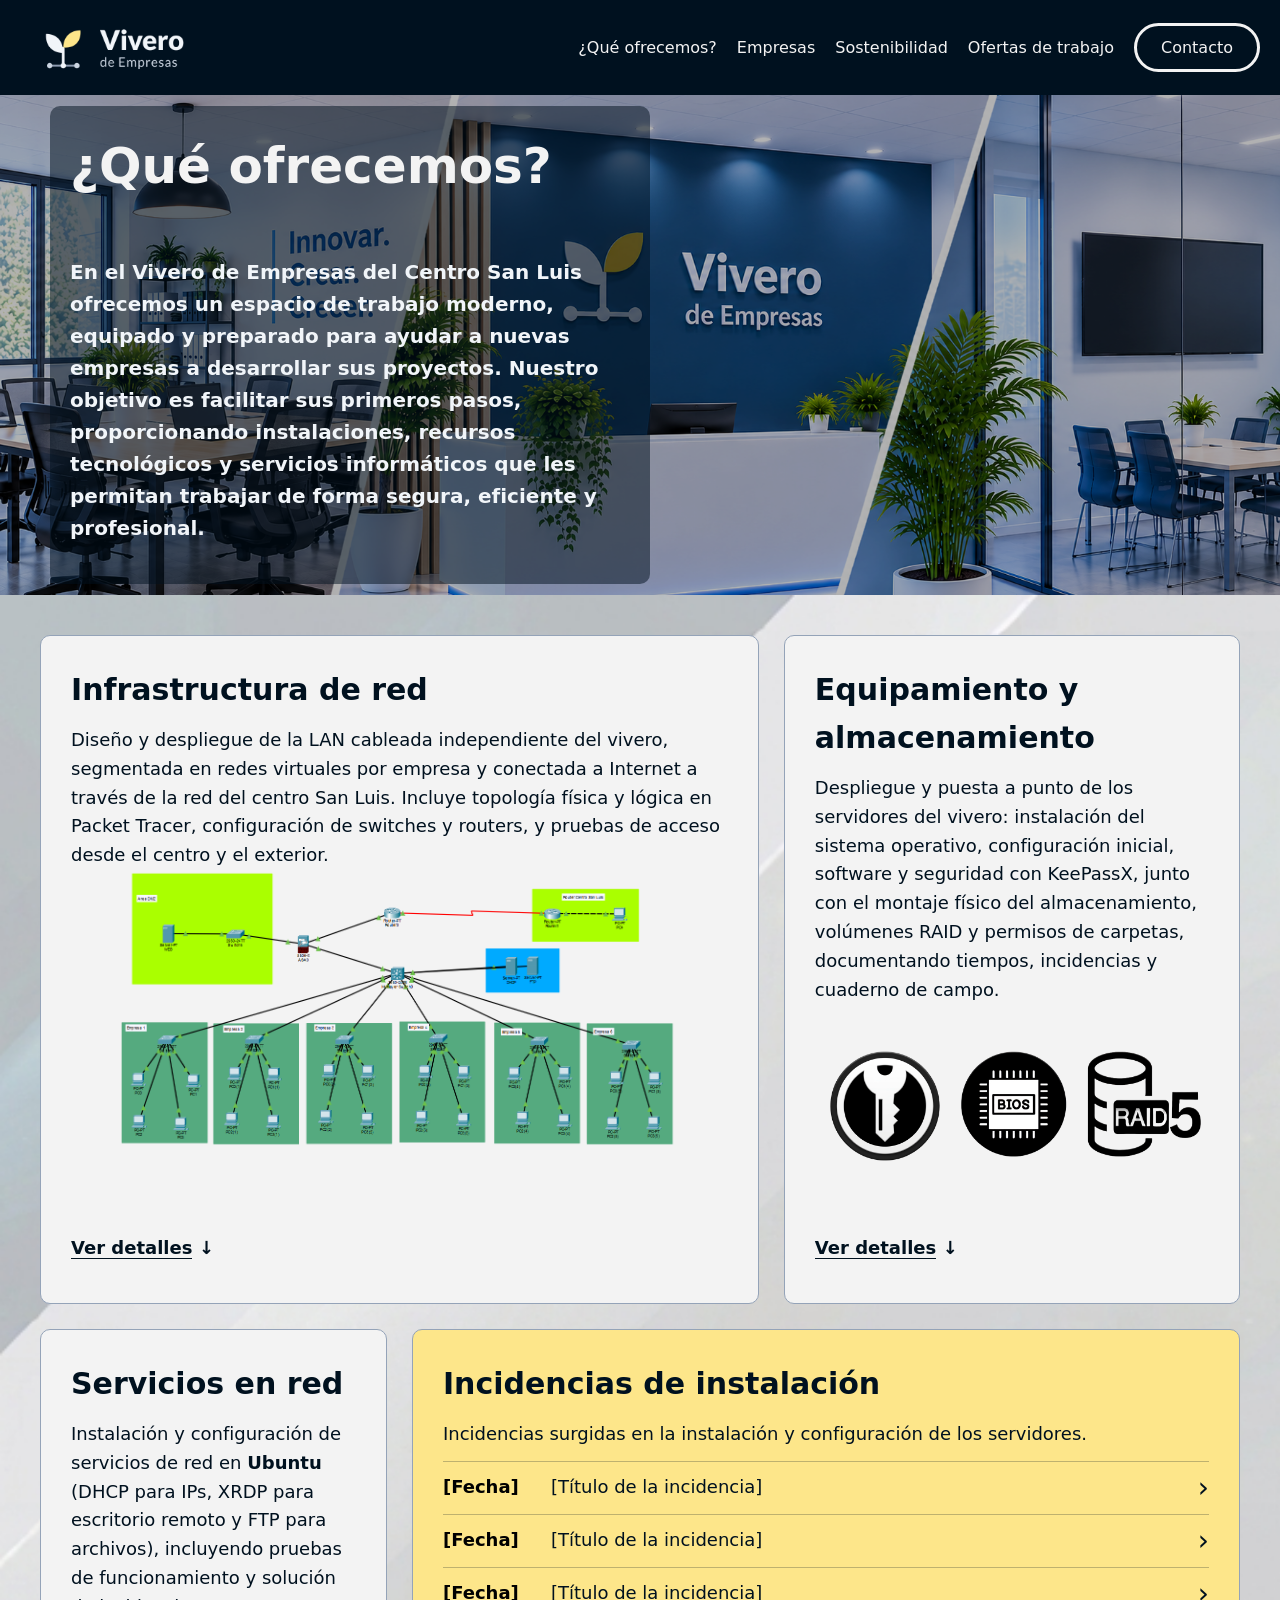
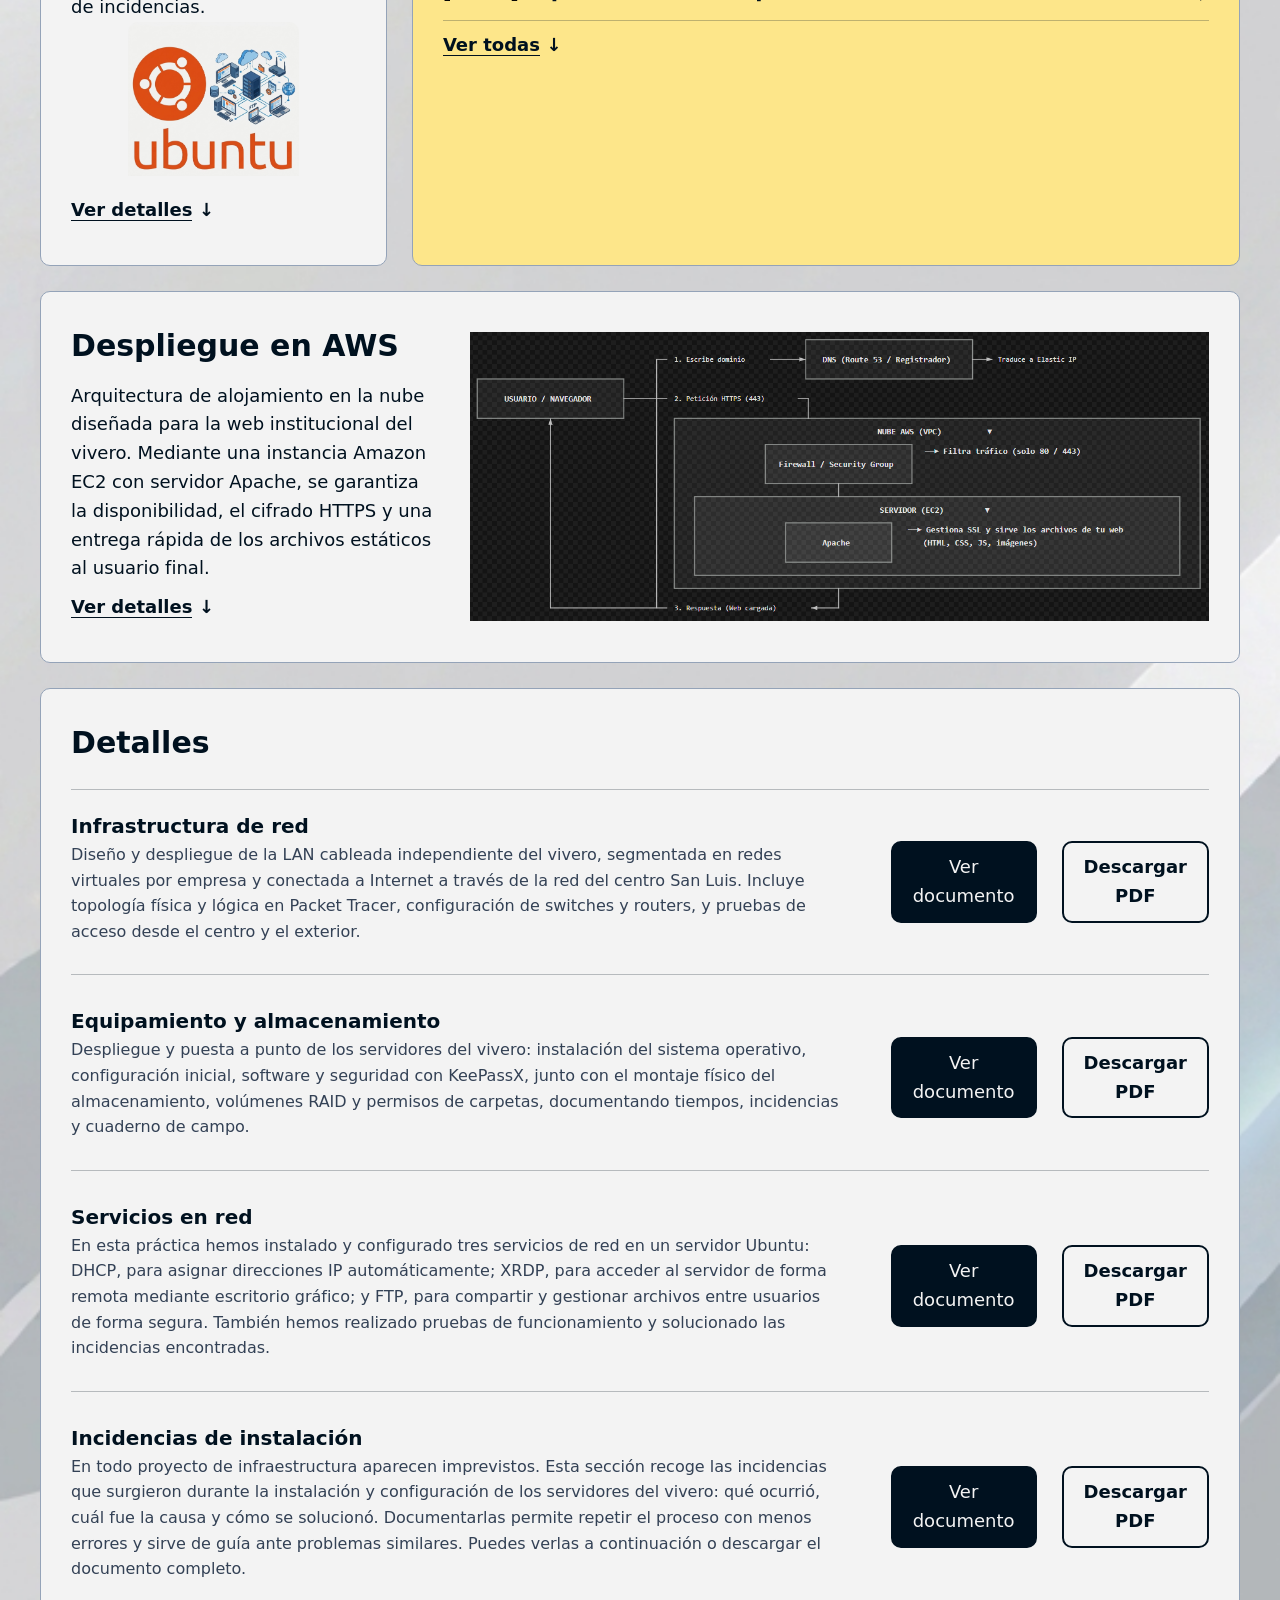
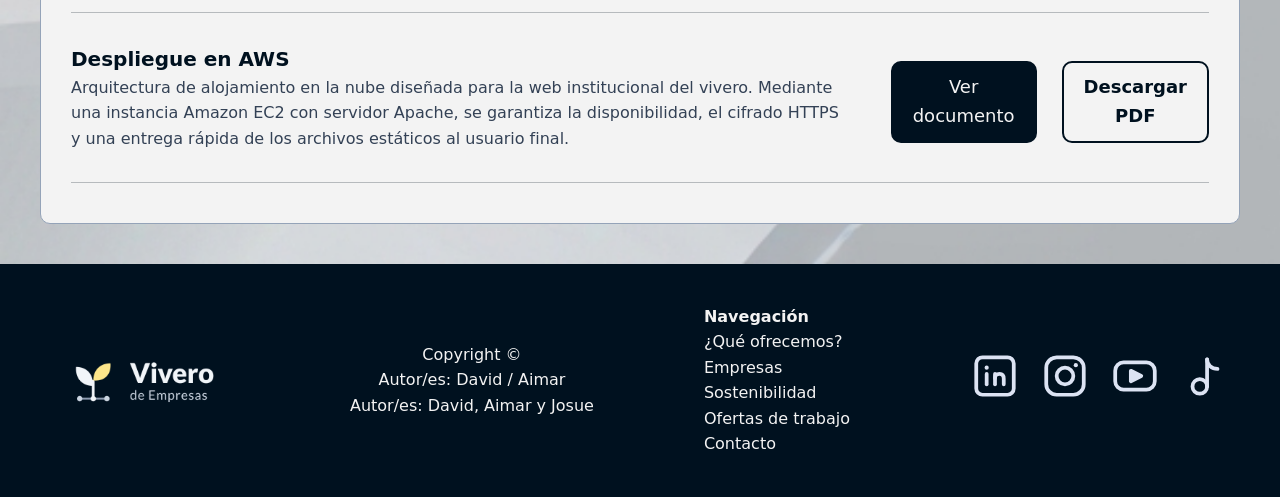
<file: index.html>
<!DOCTYPE html>
<html lang="es">

<head>
    <meta charset="UTF-8">
    <title>Vivero</title>
    <link rel="stylesheet" href="Styles/style.css">
</head>

<body>
    <header>
        <div>
            <img src="img/logo-vivero-transparente.png" alt="Logo del Vivero">
            <nav>
                <ul>
                    <li><a href="#">¿Qué ofrecemos?</a></li>
                    <li><a href="Empresas/index.html">Empresas</a></li>
                    <li><a href="Sostenibilidad/index.html">Sostenibilidad</a></li>
                    <li><a href="Ofertas de Trabajo/index.html">Ofertas de trabajo</a></li>
                    <li><a href="Contacto/index.html" class="contacto">Contacto</a></li>
                </ul>
            </nav>
        </div>
    </header>
    <div class="banner">
        <div class="banner-texto">
            <h1>¿Qué ofrecemos?</h1>
            <p>En el Vivero de Empresas del Centro San Luis ofrecemos un espacio de trabajo moderno, equipado y
                preparado para ayudar a nuevas empresas a desarrollar sus proyectos. Nuestro objetivo es facilitar sus
                primeros pasos, proporcionando instalaciones, recursos tecnológicos y servicios informáticos que les
                permitan trabajar de forma segura, eficiente y profesional.</p>
        </div>

    </div>
    <main>
        <article>
            <section class="red">
                <div>
                    <h2>Infrastructura de red</h2>
                    <p>Diseño y despliegue de la LAN cableada independiente del vivero, segmentada en redes virtuales
                        por empresa y conectada a Internet a través de la red del centro San Luis. Incluye topología
                        física y lógica en Packet Tracer, configuración de switches y routers, y pruebas de acceso desde
                        el centro y el exterior.</p>
                    <label class="zoom-contenedor">
                        <input type="checkbox">
                        <img src="img/Packet Tracer.png" alt="Imagen de infraestructura de red">
                    </label>
                </div>
                <ul>
                    <li><a href="#detalles" class="detalles"><b><span class>Ver detalles</span> ↓</b></a></li>
                </ul>
            </section>

            <section class="equipamiento">
                <div>
                    <h2>Equipamiento y almacenamiento</h2>
                    <p>Despliegue y puesta a punto de los servidores del vivero: instalación del sistema operativo,
                        configuración inicial, software y seguridad con KeePassX, junto con el montaje físico del
                        almacenamiento, volúmenes RAID y permisos de carpetas, documentando tiempos, incidencias y
                        cuaderno de campo.</p>
                    <img src="img/EquipamientoAlmacenamiento.png" alt="Imagen de equipamiento y almacenamiento">
                    <ul>
                        <li><a href="#detalles" class="detalles"><b><span class>Ver detalles</span> ↓</b></a></li>
                    </ul>
                </div>
            </section>

            <section class="servicios">
                <div>
                    <h2>Servicios en red</h2>
                    <p>Instalación y configuración de servicios de red en <b>Ubuntu</b> (DHCP para IPs, XRDP para
                        escritorio remoto y FTP para archivos), incluyendo pruebas de funcionamiento y solución de
                        incidencias.</p>
                    <img src="img/UbuntuLogo.png" alt="Imagen de servicios en red">
                    <ul>
                        <li><a href="#detalles" class="detalles"><b><span class>Ver detalles</span> ↓</b></a></li>
                    </ul>
                </div>
            </section>

            <section class="incidencias">
                <div>
                    <h2>Incidencias de instalación</h2>
                    <p>Incidencias surgidas en la instalación y configuración de los servidores.</p>
                    <ul class="incidencias-lista">
                        <li>
                            <span class="fecha"><b>[Fecha]</b></span>
                            <a href="#">
                                [Título de la incidencia]
                                <span class="flecha">›</span>
                            </a>
                        </li>
                        <li>
                            <span class="fecha"><b>[Fecha]</b></span>
                            <a href="#">
                                [Título de la incidencia]
                                <span class="flecha">›</span>
                            </a>
                        </li>
                        <li>
                            <span class="fecha"><b>[Fecha]</b></span>
                            <a href="#">
                                [Título de la incidencia]
                                <span class="flecha">›</span>
                            </a>
                        </li>
                    </ul>
                </div>
                <ul>
                    <li><a href="#detalles" class="detalles"><b><span>Ver todas</span> ↓</b></a></li>
                </ul>
            </section>

            <section class="AWS">
                <div>
                    <h2>Despliegue en AWS</h2>
                    <p>Arquitectura de alojamiento en la nube diseñada para la web institucional del vivero. Mediante
                        una instancia Amazon EC2 con servidor Apache, se garantiza la
                        disponibilidad, el cifrado HTTPS y una entrega rápida de los archivos estáticos al usuario
                        final.</p>
                    <ul>
                        <li><a href="#detalles" class="detalles"><b><span>Ver detalles</span> ↓</b></a></li>
                    </ul>
                </div>
                <img src="img/diagrama.png" alt="Imagen de despliege en AWS">
            </section>

            <section id="detalles">
                <h2>Detalles</h2>
                <ul>
                    <li class="barra">
                        <div>
                            <b>Infrastructura de red</b>
                            <p>Diseño y despliegue de la LAN cableada independiente del vivero, segmentada en redes virtuales por empresa y conectada a Internet a través de la red del centro San Luis. Incluye topología física y lógica en Packet Tracer, configuración de switches y routers, y pruebas de acceso desde el centro y el exterior.</p>
                        </div>
                        <a class="ver-documento" href="PDFs/P2.pdf" target="_blank">Ver documento</a>
                        <a class="descargar-pdf" href="PDFs/P2.pdf" download="P2.pdf">Descargar PDF</a>
                    </li>
                    <li>
                        <div>
                            <b>Equipamiento y almacenamiento</b>
                            <p>Despliegue y puesta a punto de los servidores del vivero: instalación del sistema operativo, configuración inicial, software y seguridad con KeePassX, junto con el montaje físico del almacenamiento, volúmenes RAID y permisos de carpetas, documentando tiempos, incidencias y cuaderno de campo.</p>
                        </div>
                        <a class="ver-documento" href="PDFs/P3_P4.pdf">Ver documento</a>
                        <a class="descargar-pdf" href="#">Descargar PDF</a>
                    </li>
                    <li>
                        <div>
                            <b>Servicios en red</b>
                            <p>En esta práctica hemos instalado y configurado tres servicios de red en un servidor
                                Ubuntu: DHCP, para asignar direcciones IP automáticamente; XRDP, para acceder al
                                servidor de forma remota mediante escritorio gráfico; y FTP, para compartir y gestionar
                                archivos entre usuarios de forma segura. También hemos realizado pruebas de
                                funcionamiento y solucionado las incidencias encontradas.</p>
                        </div>
                        <a class="ver-documento" href="PDFs/P5.pdf" target="_blank">Ver documento</a>
                        <a class="descargar-pdf" href="PDFs/P5.pdf" download="P5.pdf">Descargar PDF</a>
                    </li>
                    <li>
                        <div>
                            <b>Incidencias de instalación</b>
                            <p>En todo proyecto de infraestructura aparecen imprevistos. Esta sección recoge las incidencias que surgieron durante la instalación y configuración de los servidores del vivero: qué ocurrió, cuál fue la causa y cómo se solucionó. Documentarlas permite repetir el proceso con menos errores y sirve de guía ante problemas similares. Puedes verlas a continuación o descargar el documento completo.</p>
                        </div>
                        <a class="ver-documento" href="#">Ver documento</a>
                        <a class="descargar-pdf" href="#">Descargar PDF</a>
                    </li>
                    <li>
                        <div>
                            <b>Despliegue en AWS</b>
                            <p>Arquitectura de alojamiento en la nube diseñada para la web institucional del vivero. Mediante una instancia Amazon EC2 con servidor Apache, se garantiza la disponibilidad, el cifrado HTTPS y una entrega rápida de los archivos estáticos al usuario final.</p>
                        </div>
                        <a class="ver-documento" href="PDFs/P10.pdf" target="_blank">Ver documento</a>
                        <a class="descargar-pdf" href="PDFs/P10.pdf" download="P10.pdf">Descargar PDF</a>
                    </li>
                </ul>
            </section>
        </article>

    </main>


    <script>
        document.querySelectorAll('header nav ul li a').forEach(enlace => {
            enlace.addEventListener('click', function (e) {
                // 1. Busca si hay algún otro enlace con la clase 'active' y se la quita
                const activoPrevio = document.querySelector('header nav ul li a.active');
                if (activoPrevio) {
                    activoPrevio.classList.remove('active');
                }

                // 2. Le añade la clase 'active' al enlace que acabas de pulsar
                this.classList.add('active');
            });
        });
    </script>


    <footer>
        <img src="img/logo-vivero-transparente.png" alt="Logo Vivero">
        <div>
            <p>Copyright ©</p>
            <p>Autor/es: David / Aimar</p>
            <p>Autor/es: David, Aimar y Josue</p>
        </div>
        <nav>
            <strong>Navegación</strong>
            <ul>
                <li><a href="#">¿Qué ofrecemos?</a></li>
                <li><a href="Empresas/index.html">Empresas</a></li>
                <li><a href="Sostenibilidad/index.html">Sostenibilidad</a></li>
                <li><a href="Ofertas de Trabajo/index.html">Ofertas de trabajo</a></li>
                <li><a href="Contacto/index.html" class="contacto">Contacto</a></li>
            </ul>
        </nav>
        <ul>
            <li><a href="#"><img src="img/linkedin.svg" alt="Linkedin"></a></li>
            <li><a href="#"><img src="img/instagram.svg" alt="Instagram"></a></li>
            <li><a href="#"><img src="img/youtube.svg" alt="YouTube"></a></li>
            <li><a href="#"><img src="img/tiktok.svg" alt="TikTok"></a></li>
        </ul>
    </footer>

</body>

</html>
</file>
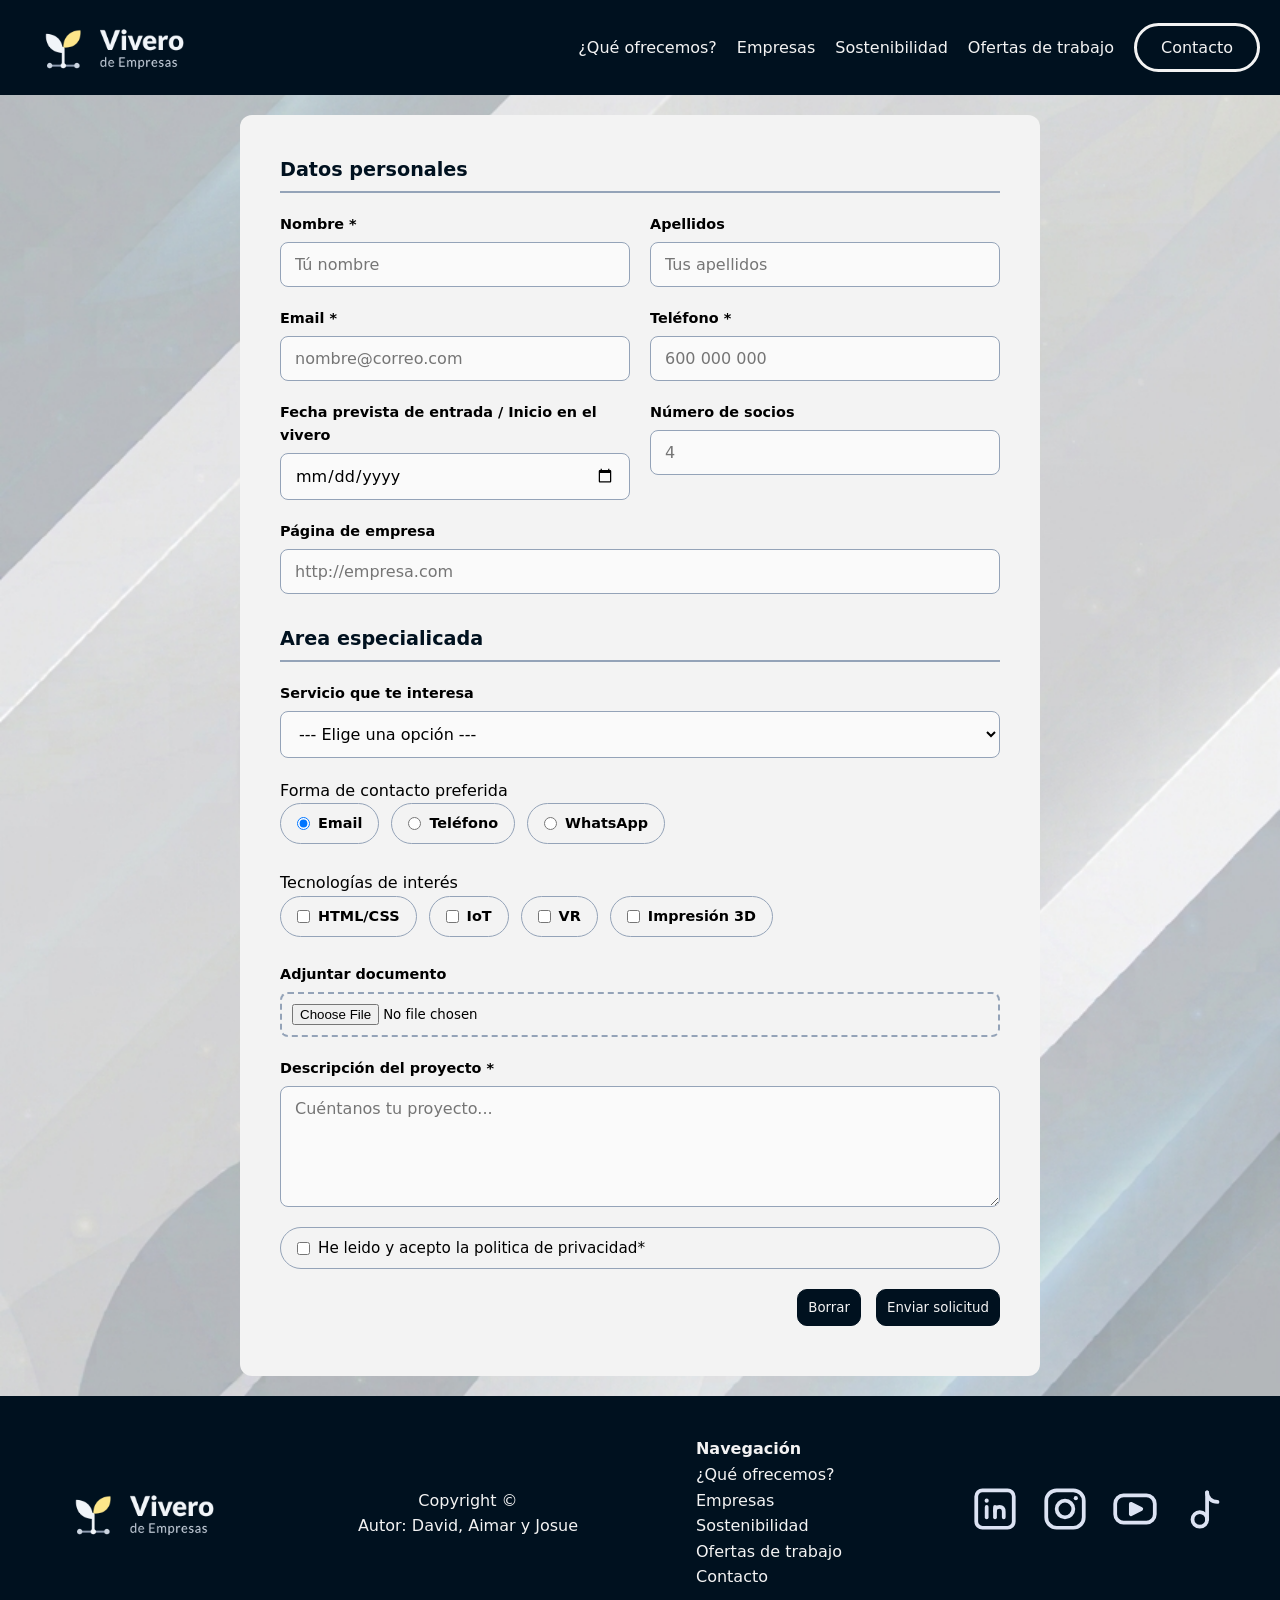
<file: Contacto/index.html>
<!DOCTYPE html>
<html lang="es">

<head>
    <meta charset="UTF-8">
    <meta name="viewport" content="width=device-width, initial-scale=1.0">
    <title>Contacto</title>
    <link rel="stylesheet" href="Styles/style.css">
</head>

<body>
    <header>
        <div>
            <img src="img/logo-vivero-transparente.png" alt="Logo del Vivero">
            <nav>
                <ul>
                    <li><a href="../index.html">¿Qué ofrecemos?</a></li>
                    <li><a href="../Empresas/index.html">Empresas</a></li>
                    <li><a href="../Sostenibilidad/index.html">Sostenibilidad</a></li>
                    <li><a href="../Ofertas de Trabajo/index.html">Ofertas de trabajo</a></li>
                    <li><a href="#" class="contacto">Contacto</a></li>
                </ul>
            </nav>
        </div>
    </header>
    <main>
        <section id="contacto">
            <div class="form-container">
                <form class="formulario" action="#" method="post">
                    <fieldset>
                        <legend>Datos personales</legend>
                        <div class="fila">
                            <div class="campo">
                                <label for="nombre">Nombre *</label>
                                <input class="campoNormal" type="text" name="nombre" id="nombre" placeholder="Tú nombre"
                                    required>
                            </div>
                            <div class="campo">
                                <label for="apellidos">Apellidos</label>
                                <input class="campoNormal" type="text" name="apellidos" id="apellidos"
                                    placeholder="Tus apellidos">
                            </div>
                        </div>
                        <div class="fila">
                            <div class="campo">
                                <label for="email">Email *</label>
                                <input class="campoNormal" type="text" name="email" id="email"
                                    placeholder="nombre@correo.com" required>
                            </div>
                            <div class="campo">
                                <label for="telefono">Teléfono *</label>
                                <input class="campoNormal" type="tel" name="telefono" id="telefono"
                                    placeholder="600 000 000" required>
                            </div>
                        </div>
                        <div class="fila">
                            <div class="campo">
                                <label for="nacimiento">Fecha prevista de entrada / Inicio en el vivero</label>
                                <input class="campoNormal" type="date" name="nacimiento" id="nacimiento">
                            </div>
                            <div class="campo">
                                <label for="socios">Número de socios</label>
                                <input class="campoNormal" type="number" min="1" max="99" name="socios" id="socios"
                                    placeholder="4">
                            </div>
                        </div>
                        <div class="campo">
                            <label for="web">Página de empresa</label>
                            <input class="campoNormal" type="url" name="web" id="web" placeholder="http://empresa.com">
                        </div>
                    </fieldset>
                    <fieldset>
                        <legend>Area especialicada</legend>
                        <div class="campo">
                            <label for="servicio">Servicio que te interesa</label>
                            <select class="campoNormal" name="servicio" id="servicio">
                                <option value="">--- Elige una opción ---</option>
                                <option value="web">Desarrollo Web</option>
                                <option value="app">Aplicación VR</option>
                                <option value="iot">Proyecto IoT</option>
                                <option value="3d">Impresiones 3D</option>
                            </select>
                        </div>

                        <div class="campo">
                            <span class="etiqueta-grupo">Forma de contacto preferida</span>
                            <div class="opciones">
                                <label class="opcion"><input type="radio" name="contacto" value="email" checked>
                                    Email</label>
                                <label class="opcion"><input type="radio" name="contacto" value="telefono">
                                    Teléfono</label>
                                <label class="opcion"><input type="radio" name="contacto" value="whatsapp">
                                    WhatsApp</label>
                            </div>
                        </div>

                        <div class="campo">
                            <span class="etiqueta-grupo">Tecnologías de interés</span>
                            <div class="opciones">
                                <label class="opcion"><input type="checkbox" name="tecnologias" value="html">
                                    HTML/CSS</label>
                                <label class="opcion"><input type="checkbox" name="tecnologias" value="iot">
                                    IoT</label>
                                <label class="opcion"><input type="checkbox" name="tecnologias" value="vr">
                                    VR</label>
                                <label class="opcion"><input type="checkbox" name="tecnologias" value="3d">
                                    Impresión 3D</label>
                            </div>
                        </div>

                        <div class="campo">
                            <label for="documento">Adjuntar documento</label>
                            <input type="file" name="documento" id="documento" accept=".pdf,.doc,.docx">
                        </div>

                        <div class="campo">
                            <label for="mensaje">Descripción del proyecto *</label>
                            <textarea class="campoNormal" name="mensaje" id="mensaje" rows="5"
                                placeholder="Cuéntanos tu proyecto..." required></textarea>
                        </div>

                        <label class="opcion opcion-legal">
                            <input type="checkbox" name="privacidad" id="privacidad" required>
                            He leido y acepto la politica de privacidad*
                        </label>

                        <div class="botones">
                            <button type="reset" class="boton boton-borde">Borrar</button>
                            <button type="submit" class="boton">Enviar solicitud</button>
                        </div>
                    </fieldset>
                </form>
            </div>
        </section>
    </main>
    <script>
        document.querySelectorAll('header nav ul li a').forEach(enlace => {
            enlace.addEventListener('click', function (e) {
                // 1. Busca si hay algún otro enlace con la clase 'active' y se la quita
                const activoPrevio = document.querySelector('header nav ul li a.active');
                if (activoPrevio) {
                    activoPrevio.classList.remove('active');
                }

                // 2. Le añade la clase 'active' al enlace que acabas de pulsar
                this.classList.add('active');
            });
        });
    </script>


    <footer>
        <img src="img/logo-vivero-transparente.png" alt="Logo Vivero">
        <div>
            <p>Copyright ©</p>
            <p>Autor: David, Aimar y Josue</p>
        </div>
        <nav>
            <strong>Navegación</strong>
                <ul>
                    <li><a href="../index.html">¿Qué ofrecemos?</a></li>
                    <li><a href="../Empresas/index.html">Empresas</a></li>
                    <li><a href="../Sostenibilidad/index.html">Sostenibilidad</a></li>
                    <li><a href="../Ofertas de Trabajo/index.html">Ofertas de trabajo</a></li>
                    <li><a href="#" class="contacto">Contacto</a></li>
                </ul>
            </nav>
        <ul>
            <li><a href="#"><img src="img/linkedin.svg" alt="Linkedin"></a></li>
            <li><a href="#"><img src="img/instagram.svg" alt="Instagram"></a></li>
            <li><a href="#"><img src="img/youtube.svg" alt="YouTube"></a></li>
            <li><a href="#"><img src="img/tiktok.svg" alt="TikTok"></a></li>
        </ul>
    </footer>
</body>

</html>
</file>
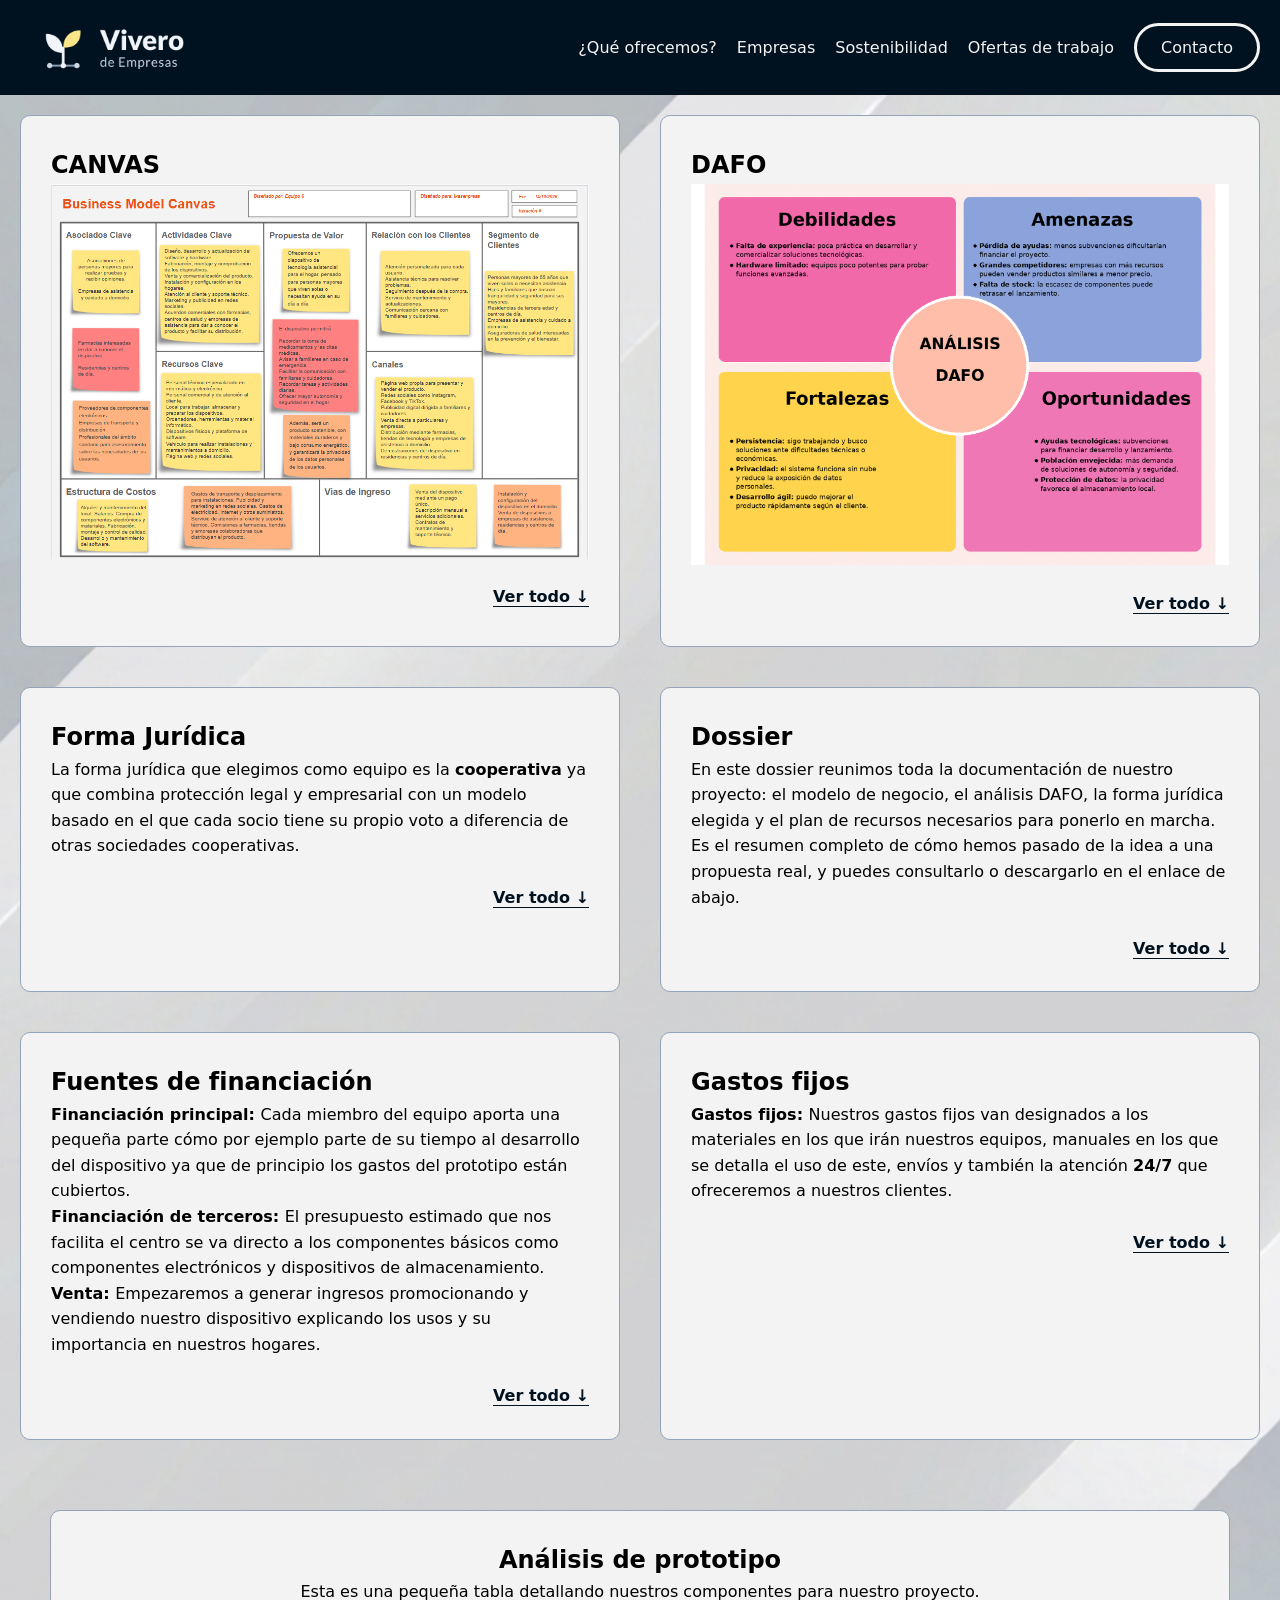
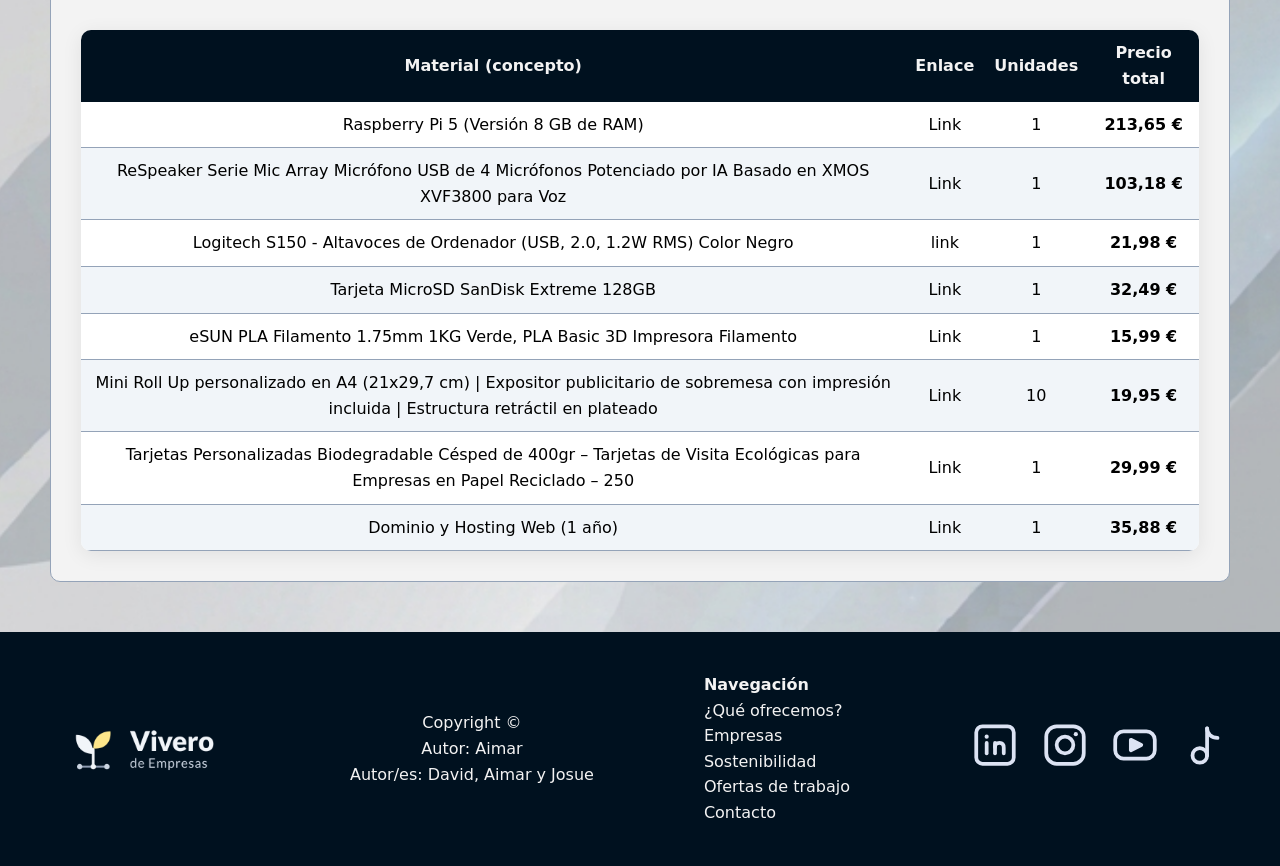
<file: Empresas/index.html>
<!DOCTYPE html>
<html lang="es">

<head>
    <meta charset="UTF-8">
    <title>Vivero</title>
    <link rel="stylesheet" href="Styles/style.css">
</head>

<body>
    <header>
        <div>
            <img src="img/logo-vivero-transparente.png" alt="Logo del Vivero">
            <nav>
                <ul>
                    <li><a href="../index.html">¿Qué ofrecemos?</a></li>
                    <li><a href="#">Empresas</a></li>
                    <li><a href="../Sostenibilidad/index.html">Sostenibilidad</a></li>
                    <li><a href="../Ofertas de Trabajo/index.html">Ofertas de trabajo</a></li>
                    <li><a href="../Contacto/index.html" class="contacto">Contacto</a></li>
                </ul>
            </nav>
        </div>
    </header>
    <main>
        <section class="junto">
            <article class="canvas tarjeta">
                <h2>CANVAS</h2>
                <img src="img/Canvas.png" alt="canvas de empresa"><br>
                <ul>
                    <li><a href="../PDFs/P7.pdf" target="_blank"><b><span>Ver todo ↓</span></b></a></li>
                </ul>
            </article>
            <article class="dafo tarjeta">
                <h2>DAFO</h2>
                <img src="img/DAFO.png" alt="dafo de empresa"><br>
                <ul>
                    <li><a href="../PDFs/P7.pdf" target="_blank"><b><span>Ver todo ↓</span></b></a></li>
                </ul>
            </article>
        </section>
        <section class="junto">
            <article class="juridica tarjeta">
                <h2>Forma Jurídica</h2>
                <p>La forma jurídica que elegimos como equipo es la <b>cooperativa</b> ya que
                    combina protección legal y empresarial con un modelo basado en el que
                    cada socio tiene su propio voto a diferencia de otras sociedades
                    cooperativas.</p><br>
                    <ul>
                    <li><a href="../PDFs/P7.pdf" target="_blank"><b><span>Ver todo ↓</span></b></a></li>
                </ul>
            </article>
            <article class="dossier tarjeta">
                <h2>Dossier</h2>
                <p>En este dossier reunimos toda la documentación de nuestro proyecto: el modelo de negocio, el análisis DAFO, la forma jurídica elegida y el plan de recursos necesarios para ponerlo en marcha. Es el resumen completo de cómo hemos pasado de la idea a una propuesta real, y puedes consultarlo o descargarlo en el enlace de abajo.</p><br>
                <ul>
                    <li><a href="../PDFs/P7.pdf" target="_blank"><b><span>Ver todo ↓</span></b></a></li>
                </ul>
            </article>
        </section>
        <section class="junto">
            <article class="financiación tarjeta">
                <h2>Fuentes de financiación</h2>
                <p><b>Financiación principal: </b>Cada miembro del equipo aporta una pequeña
                    parte cómo por ejemplo parte de su tiempo al desarrollo del dispositivo ya
                    que de principio los gastos del prototipo están cubiertos.</p>
                <p><b>Financiación de terceros: </b>El presupuesto estimado que nos facilita el centro
                    se va directo a los componentes básicos como componentes electrónicos y
                    dispositivos de almacenamiento.</p>
                <p><b>Venta: </b>Empezaremos a generar ingresos promocionando y vendiendo
                    nuestro dispositivo explicando los usos y su importancia en nuestros hogares.</p><br>
                    <ul>
                    <li><a href="../PDFs/P7.pdf" target="_blank"><b><span>Ver todo ↓</span></b></a></li>
                </ul>
            </article>
            <article class="gastos tarjeta">
                <h2>Gastos fijos</h2>
                <p><b>Gastos fijos: </b>Nuestros gastos fijos van designados a los materiales en los que
                    irán nuestros equipos, manuales en los que se detalla el uso de este, envíos y
                    también la atención <b>24/7</b> que ofreceremos a nuestros clientes.</p><br>
                    <ul>
                    <li><a href="../PDFs/P7.pdf" target="_blank"><b><span>Ver todo ↓</span></b></a></li>
                </ul>
            </article>
        </section>
        <section class="separado">
            <article class="prototipo tarjeta">
                <h2>Análisis de prototipo</h2>
                <p>Esta es una pequeña tabla detallando nuestros componentes para nuestro
                    proyecto.</p>
                    <br>
                <table>
                    <thead>
                        <tr>
                            <th>Material (concepto)</th>
                            <th>Enlace</th>
                            <th class="center">Unidades</th>
                            <th class="num">Precio total</th>
                        </tr>
                    </thead>
                    <tbody>
                        <tr>
                            <td>Raspberry Pi 5 (Versión 8 GB de RAM)</td>
                            <td><a href="https://www.amazon.es/Raspberry-Pi-SC1112-5-8GB/dp/B0CK2FCG1K">Link</a></td>
                            <td class="center">1</td>
                            <td class="num">213,65 €</td>
                        </tr>
                        <tr>
                            <td>ReSpeaker Serie Mic Array Micrófono USB de 4 Micrófonos Potenciado por IA Basado en XMOS
                                XVF3800 para Voz</td>
                            <td><a href="https://www.amazon.es/NONDK-ReSpeaker-Micr%C3%B3fono-Micr%C3%B3fonos-Potenciado/dp/B0GXLQVR33/ref=sr_1_2?__mk_es_ES=%C3%85M%C3%85%C5%BD%C3%95%C3%91&crid=PZC2X52VZS7S&dib=eyJ2IjoiMSJ9.[base64].mg1N5WcHSVz96uBFivQZc1i9juhaVNduQT61TDmgoUM&dib_tag=se&keywords=ReSpeaker+4-Mic+Array+para+Raspberry+Pi&qid=1790939791&s=electronics&sprefix=respeaker+4-mic+array+para+raspberry+pi%2Celectronics%2C98&sr=1-2">Link</a></td>
                            <td class="center">1</td>
                            <td class="num">103,18 €</td>
                        </tr>
                        <tr>
                            <td>Logitech S150 - Altavoces de Ordenador (USB, 2.0, 1.2W RMS) Color Negro</td>
                            <td><a href="https://www.amazon.es/Logitech-S150-Altavoces-Ordenador-Color/dp/9792417168">link</a></td>
                            <td class="center">1</td>
                            <td class="num">21,98 €</td>
                        </tr>
                        <tr>
                            <td>Tarjeta MicroSD SanDisk Extreme 128GB</td>
                            <td><a href="https://www.amazon.es/SanDisk-microSDXC-adaptador-rendimiento-aplicaci%C3%B3n/dp/B09X7BK27V/ref=sr_1_2?__mk_es_ES=%C3%85M%C3%85%C5%BD%C3%95%C3%91&crid=NFYNIRZN547C&dib=eyJ2IjoiMSJ9.[base64].Q-4oopNEH0g3-m4GplV7wHZNdX5Mm0bdXZX1ps_yUkY&dib_tag=se&keywords=Tarjeta%2BMicroSD%2BSanDisk%2BExtreme%2B128GB&qid=1790940239&s=electronics&sprefix=tarjeta%2Bmicrosd%2Bsandisk%2Bextreme%2B128gb%2Celectronics%2C80&sr=1-2&th=1">Link</a></td>
                            <td class="center">1</td>
                            <td class="num">32,49 €</td>
                        </tr>
                        <tr>
                            <td>eSUN PLA Filamento 1.75mm 1KG Verde, PLA Basic 3D Impresora Filamento</td>
                            <td><a href="https://www.amazon.es/eSUN-Filamento-Velocidad-Dimensional-Impresoras/dp/B0CR1CYNTG/ref=sr_1_4?__mk_es_ES=%C3%85M%C3%85%C5%BD%C3%95%C3%91&crid=GWZ2LCMMZ5D3&dib=eyJ2IjoiMSJ9.[base64].TcIouq9Xi_5Pmkb2lMrrjYKIqC9P5p_rTh8WVwlgCEU&dib_tag=se&keywords=filamento%2B3d%2B1kg%2BplaBobina%2Bde%2Bfilamento%2BPLA%2B%2B3D%2BVERDE%2BESMERALDA%2B1&qid=1790940650&sprefix=filamento%2B3d%2B1kg%2Bplabobina%2Bde%2Bfilamento%2Bpla%2B3d%2Bverde%2Besmeralda%2B1%2Caps%2C73&sr=8-4&th=1">Link</a></td>
                            <td class="center">1</td>
                            <td class="num">15,99 €</td>
                        </tr>
                        <tr>
                            <td>Mini Roll Up personalizado en A4 (21x29,7 cm) | Expositor publicitario de sobremesa con
                                impresión incluida | Estructura retráctil en plateado</td>
                            <td><a href="https://www.amazon.es/Copykrea-personalizado-Expositor-publicitario-Estructura/dp/B0H2635J4Y/ref=sr_1_1_sspa?__mk_es_ES=%C3%85M%C3%85%C5%BD%C3%95%C3%91&crid=1I1RBHILSDAZW&dib=eyJ2IjoiMSJ9.[base64].i30tYDPo_-olrVU8Rbt_5qSJd9ckeTHDDU7f84YuITU&dib_tag=se&keywords=Roll-ups%2Bde%2Bmesa%2Banuncios&qid=1790940914&sprefix=roll-ups%2Bde%2Bmesa%2Banuncios%2Caps%2C73&sr=8-1-spons&aref=Q4pdvT4HN5&sp_csd=d2lkZ2V0TmFtZT1zcF9hdGY&th=1">Link</a></td>
                            <td class="center">10</td>
                            <td class="num">19,95 €</td>
                        </tr>
                        <tr>
                            <td>Tarjetas Personalizadas Biodegradable Césped de 400gr – Tarjetas de Visita Ecológicas
                                para
                                Empresas en Papel Reciclado – 250</td>
                            <td><a href="https://www.amazon.es/gp/aw/d/B0C5R499MP?pd_rd_plhdr=t&hsa_cr_id=0&qid=1790941048&sr=1-2-9fd4e6c6-0f32-411b-9abc-dfd97dd0cadd&i=aps&aref=mTJqP69gkP&_encoding=UTF8&ref_=sbx__sbtcd2_asin_1_img&pd_rd_w=WjjoK&content-id=amzn1.sym.f4d3e7e0-f0eb-4548-8823-562ad0683a51%3Aamzn1.sym.f4d3e7e0-f0eb-4548-8823-562ad0683a51&pf_rd_p=f4d3e7e0-f0eb-4548-8823-562ad0683a51&pf_rd_r=Y0RXYBSKCK2M2HPB17B9&pd_rd_wg=1fGUv&pd_rd_r=920c1778-b339-4882-afb0-167d06a41750&th=1">Link</a></td>
                            <td class="center">1</td>
                            <td class="num">29,99 €</td>
                        </tr>
                        <tr>
                            <td>Dominio y Hosting Web (1 año)</td>
                            <td><a href="https://www.hostinger.com/es/precios">Link</a></td>
                            <td class="center">1</td>
                            <td class="num">35,88 €</td>
                        </tr>
                    </tbody>
                </table>
            </article>
        </section>
    </main>
    <footer>
        <img src="img/logo-vivero-transparente.png" alt="Logo Vivero">
        <div>
            <p>Copyright ©</p>
            <p>Autor: Aimar</p>
            <p>Autor/es: David, Aimar y Josue</p>

        </div>
        <nav>
            <strong>Navegación</strong>
            <ul>
                <li><a href="../index.html">¿Qué ofrecemos?</a></li>
                <li><a href="#">Empresas</a></li>
                <li><a href="../Sostenibilidad/index.html">Sostenibilidad</a></li>
                <li><a href="../Ofertas de Trabajo/index.html">Ofertas de trabajo</a></li>
                <li><a href="../Contacto/index.html" class="contacto">Contacto</a></li>
            </ul>
        </nav>
        <ul>
            <li><a href="#"><img src="img/linkedin.svg" alt="Linkedin"></a></li>
            <li><a href="#"><img src="img/instagram.svg" alt="Instagram"></a></li>
            <li><a href="#"><img src="img/youtube.svg" alt="YouTube"></a></li>
            <li><a href="#"><img src="img/tiktok.svg" alt="TikTok"></a></li>
        </ul>
    </footer>
</body>

</html>
</file>
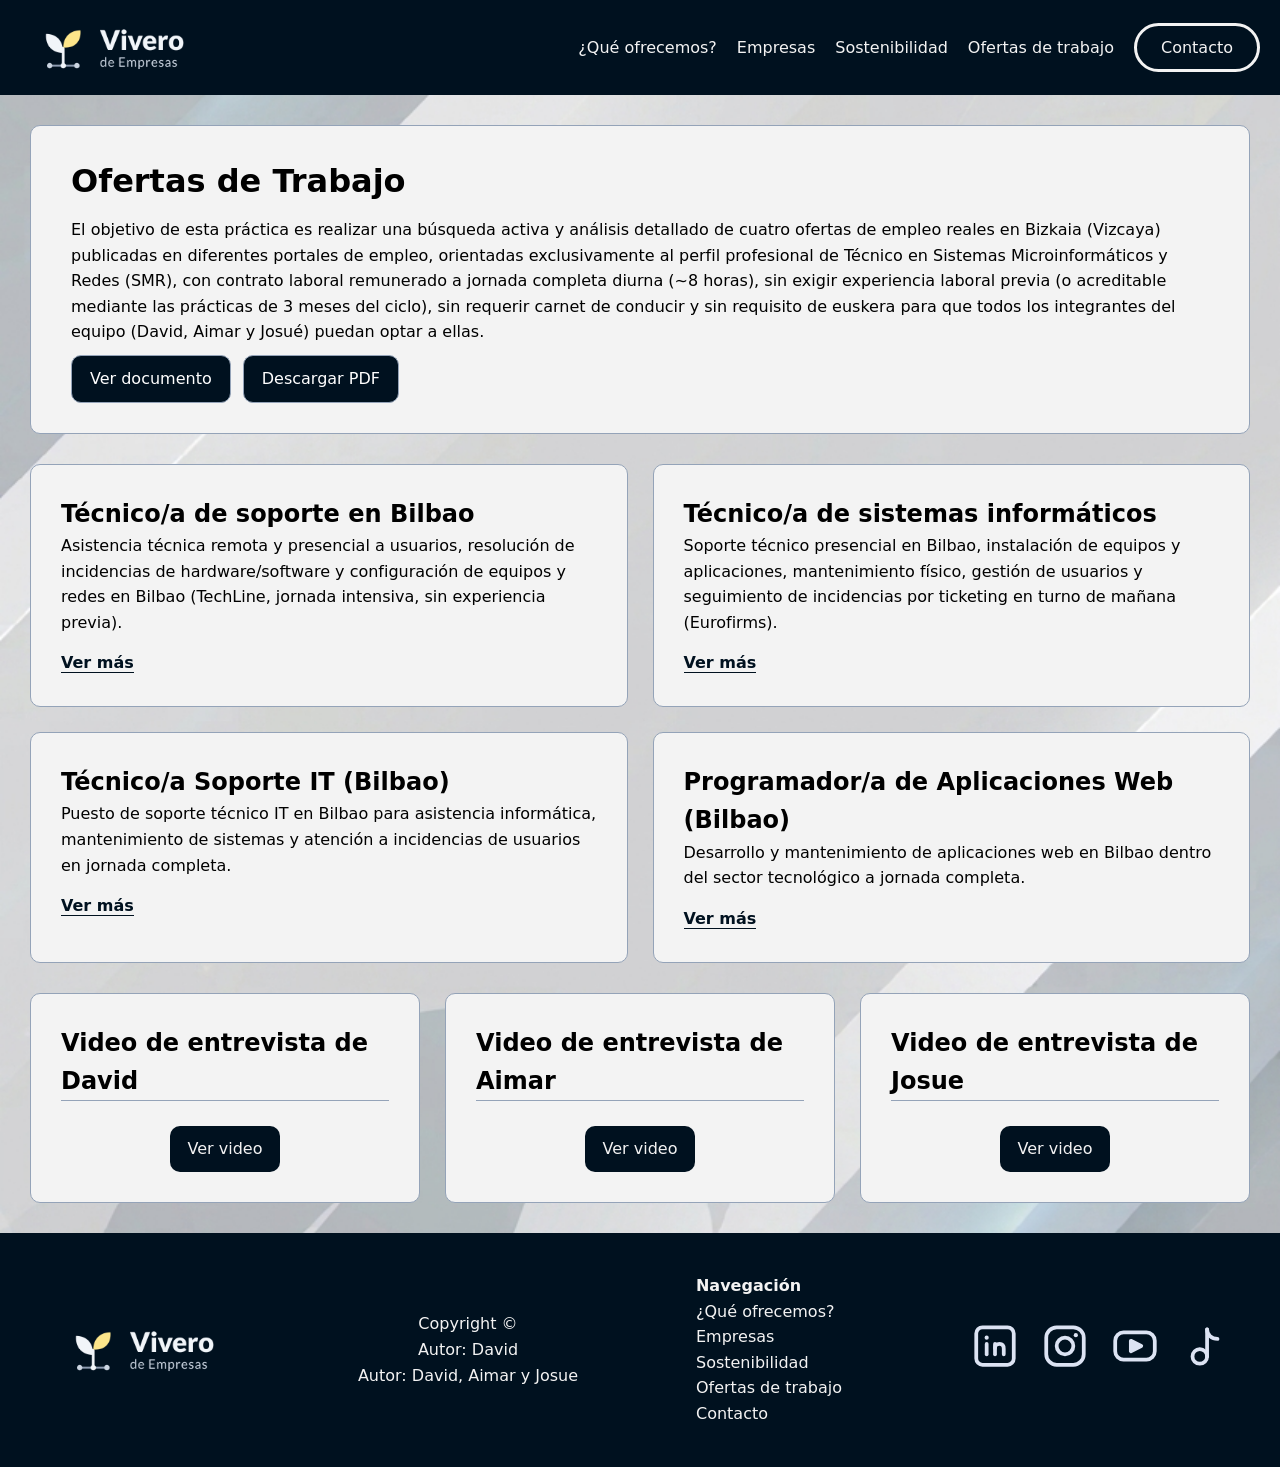
<file: Ofertas de Trabajo/index.html>
<!DOCTYPE html>
<html lang="es">

<head>
    <meta charset="UTF-8">
    <title>Vivero</title>
    <link rel="stylesheet" href="Styles/style.css">
</head>

<body>
    <header>
        <div>
            <img src="img/logo-vivero-transparente.png" alt="Logo del Vivero">
            <nav>
                <ul>
                    <li><a href="../index.html">¿Qué ofrecemos?</a></li>
                    <li><a href="../Empresas/index.html">Empresas</a></li>
                    <li><a href="../Sostenibilidad/index.html">Sostenibilidad</a></li>
                    <li><a href="#">Ofertas de trabajo</a></li>
                    <li><a href="../Contacto/index.html" class="contacto">Contacto</a></li>
                </ul>
            </nav>
        </div>
    </header>
    <main>
        <div class="contenido">
        <div class="resumen">
            <h1>Ofertas de Trabajo</h1>
            <p>El objetivo de esta práctica es realizar una búsqueda activa y análisis detallado de cuatro ofertas de empleo reales en Bizkaia (Vizcaya) publicadas en diferentes portales de empleo, orientadas exclusivamente al perfil profesional de Técnico en Sistemas Microinformáticos y Redes (SMR), con contrato laboral remunerado a jornada completa diurna (~8 horas), sin exigir experiencia laboral previa (o acreditable mediante las prácticas de 3 meses del ciclo), sin requerir carnet de conducir y sin requisito de euskera para que todos los integrantes del equipo (David, Aimar y Josué) puedan optar a ellas.</p>
       </div class="resumen">

        <nav class="pdf">
            <ul>
                <li>
                    <a class="ver-documento" href="../PDFs/P6.pdf" target="_blank">Ver documento</a>
                    <a class="descargar-pdf" href="../PDFs/P6.pdf" download="P6.pdf">Descargar PDF</a>
                </li>
            </ul>
        </nav>

        </div>
                
        <section class="ofertas-lista">

            <article class="tarjeta-empleo1">
                <h2>Técnico/a de soporte en Bilbao</h2>
                <p>Asistencia técnica remota y presencial a usuarios, resolución de incidencias de hardware/software y configuración de equipos y redes en Bilbao (TechLine, jornada intensiva, sin experiencia previa).</p>
                <b><a href="https://empleoo.net/trabajo/tecnico-a-de-soporte-en-bilbao/" target="_blank" rel="noopener noreferrer">Ver más</a></b>
            </article>

            <article class="tarjeta-empleo2">
                <h2>Técnico/a de sistemas informáticos</h2>
                <p>Soporte técnico presencial en Bilbao, instalación de equipos y aplicaciones, mantenimiento físico, gestión de usuarios y seguimiento de incidencias por ticketing en turno de mañana (Eurofirms).</p>
                <b><a href="https://www.domestiko.com/empleo/oferta/bilbao-tecnico-a-de-sistemas-informaticos-ghf7/" target="_blank" rel="noopener noreferrer">Ver más</a></b>
            </article>

            <article class="tarjeta-empleo3">
                <h2>Técnico/a Soporte IT (Bilbao)</h2>
                <p>Puesto de soporte técnico IT en Bilbao para asistencia informática, mantenimiento de sistemas y atención a incidencias de usuarios en jornada completa.</p>
                <b><a href="https://www.infojobs.net/bilbao/tecnico-soporte-it/of-i3f577e64da4e1da094ec08fcd9b58b" target="_blank" rel="noopener noreferrer">Ver más</a></b>
            </article>

            <article class="tarjeta-empleo4">
                <h2>Programador/a de Aplicaciones Web (Bilbao)</h2>
                <p>Desarrollo y mantenimiento de aplicaciones web en Bilbao dentro del sector tecnológico a jornada completa.</p>
                <b><a href="https://www.infojobs.net/bilbao/programadores-aplicaciones-web/of-ia756614e614bd3b2e171e005e8b8cd" target="_blank" rel="noopener noreferrer">Ver más</a></b>
            </article>

        </section>

        <section class="videos">

            <article class="David">
                <h2>Video de entrevista de David</h2>
                <a class="ver-video" href="https://drive.google.com/file/d/1tELDd7yj-WS2NpqKsXWn-yt1dDEU9lCd/view?usp=sharing" target="_blank">Ver video</a>
            </article>

            <article class="Aimar">
                <h2>Video de entrevista de Aimar</h2>
                <a class="ver-video" href="https://drive.google.com/file/d/1TuQz84gdfyPNbuz8BbFq5T76PgvUNhYr/view?usp=sharing" target="_blank">Ver video</a>
            </article>

            <article class="Josue">
                <h2>Video de entrevista de Josue</h2>
                <a class="ver-video" href="https://drive.google.com/file/d/1oCDeEHIjNhYmr8ZpjVVXyow9d-yF0j7r/view?usp=sharing" target="_blank">Ver video</a>
            </article>

        </section>


    </main>
    <footer>
        <img src="img/logo-vivero-transparente.png" alt="Logo Vivero">
        <div>
            <p>Copyright ©</p>
            <p>Autor: David</p>
            <p>Autor: David, Aimar y Josue</p>
        </div>
        <nav>
            <strong>Navegación</strong>
            <ul>
                <li><a href="../index.html">¿Qué ofrecemos?</a></li>
                <li><a href="../Empresas/index.html">Empresas</a></li>
                <li><a href="../Sostenibilidad/index.html">Sostenibilidad</a></li>
                <li><a href="#">Ofertas de trabajo</a></li>
                <li><a href="../Contacto/index.html" class="contacto">Contacto</a></li>
            </ul>
        </nav>
        <ul>
            <li><a href="#"><img src="img/linkedin.svg" alt="Linkedin"></a></li>
            <li><a href="#"><img src="img/instagram.svg" alt="Instagram"></a></li>
            <li><a href="#"><img src="img/youtube.svg" alt="YouTube"></a></li>
            <li><a href="#"><img src="img/tiktok.svg" alt="TikTok"></a></li>
        </ul>
    </footer>
</body>

</html>
</file>
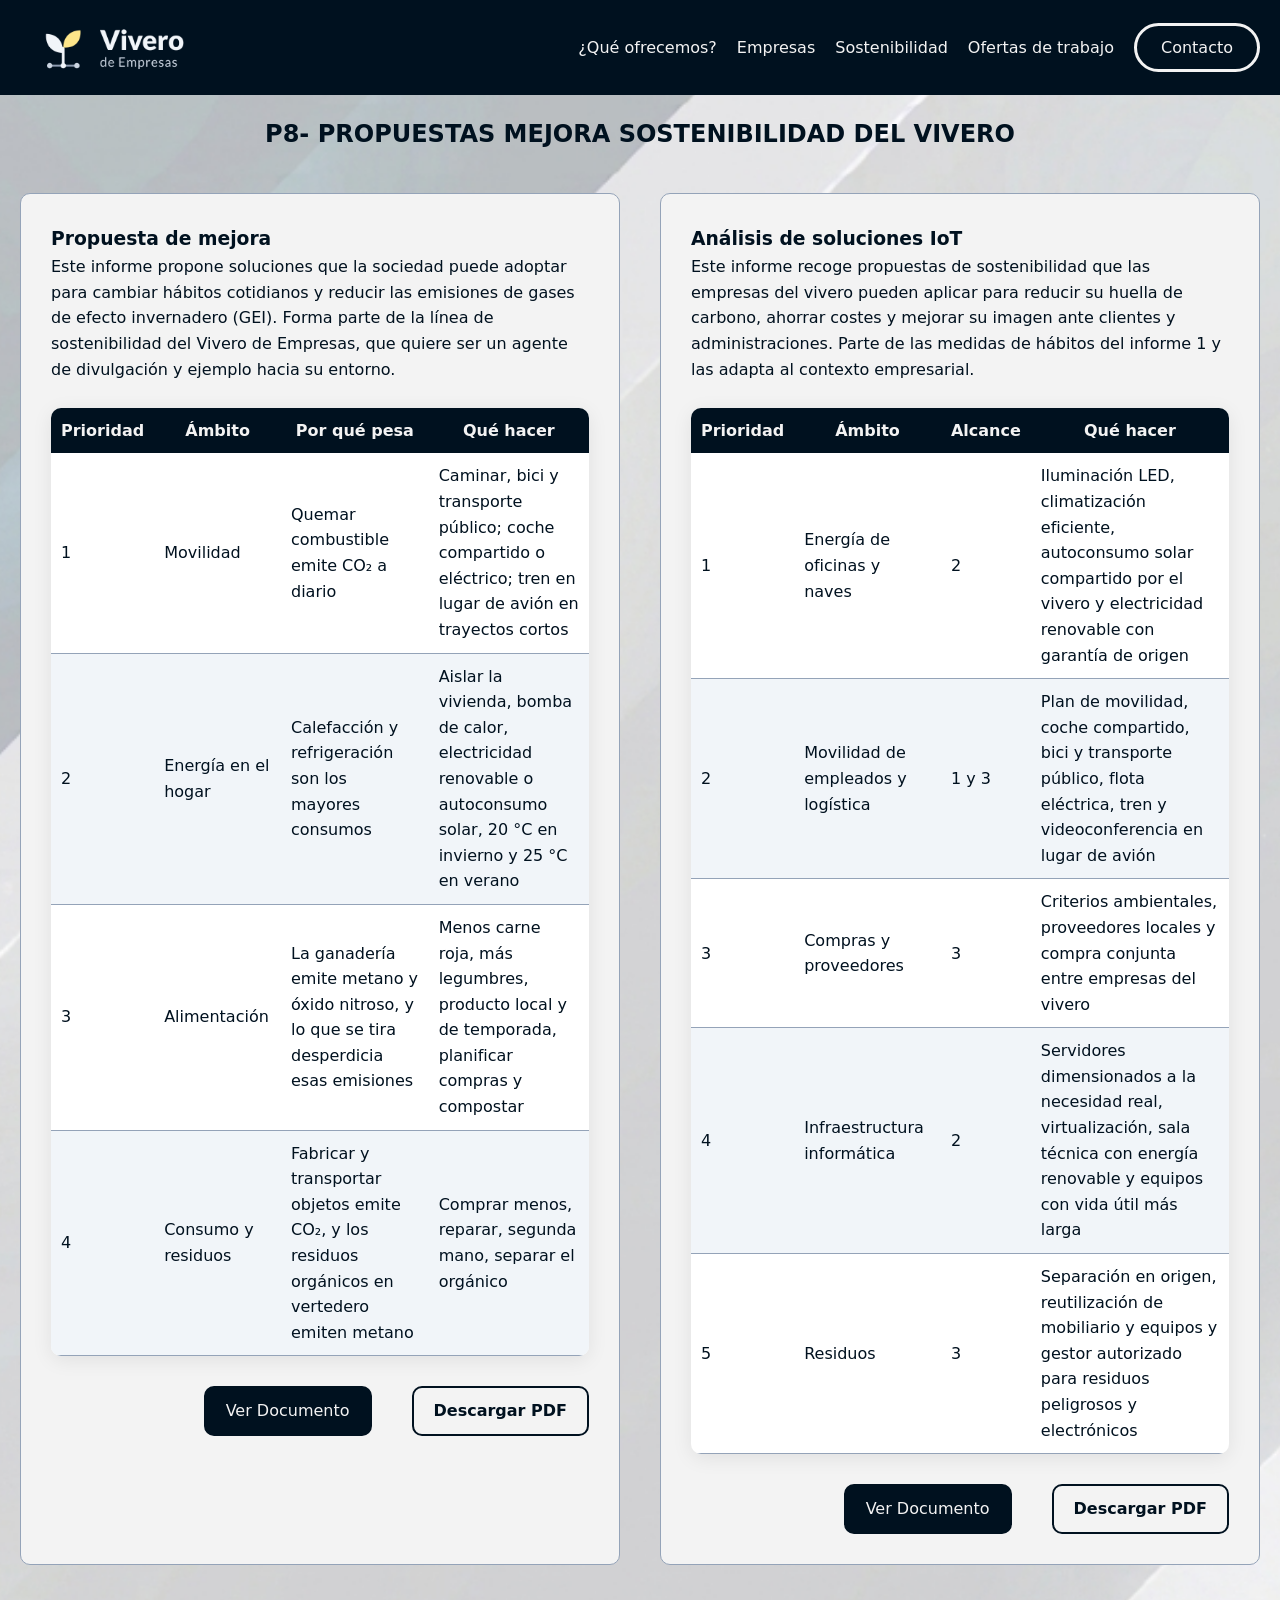
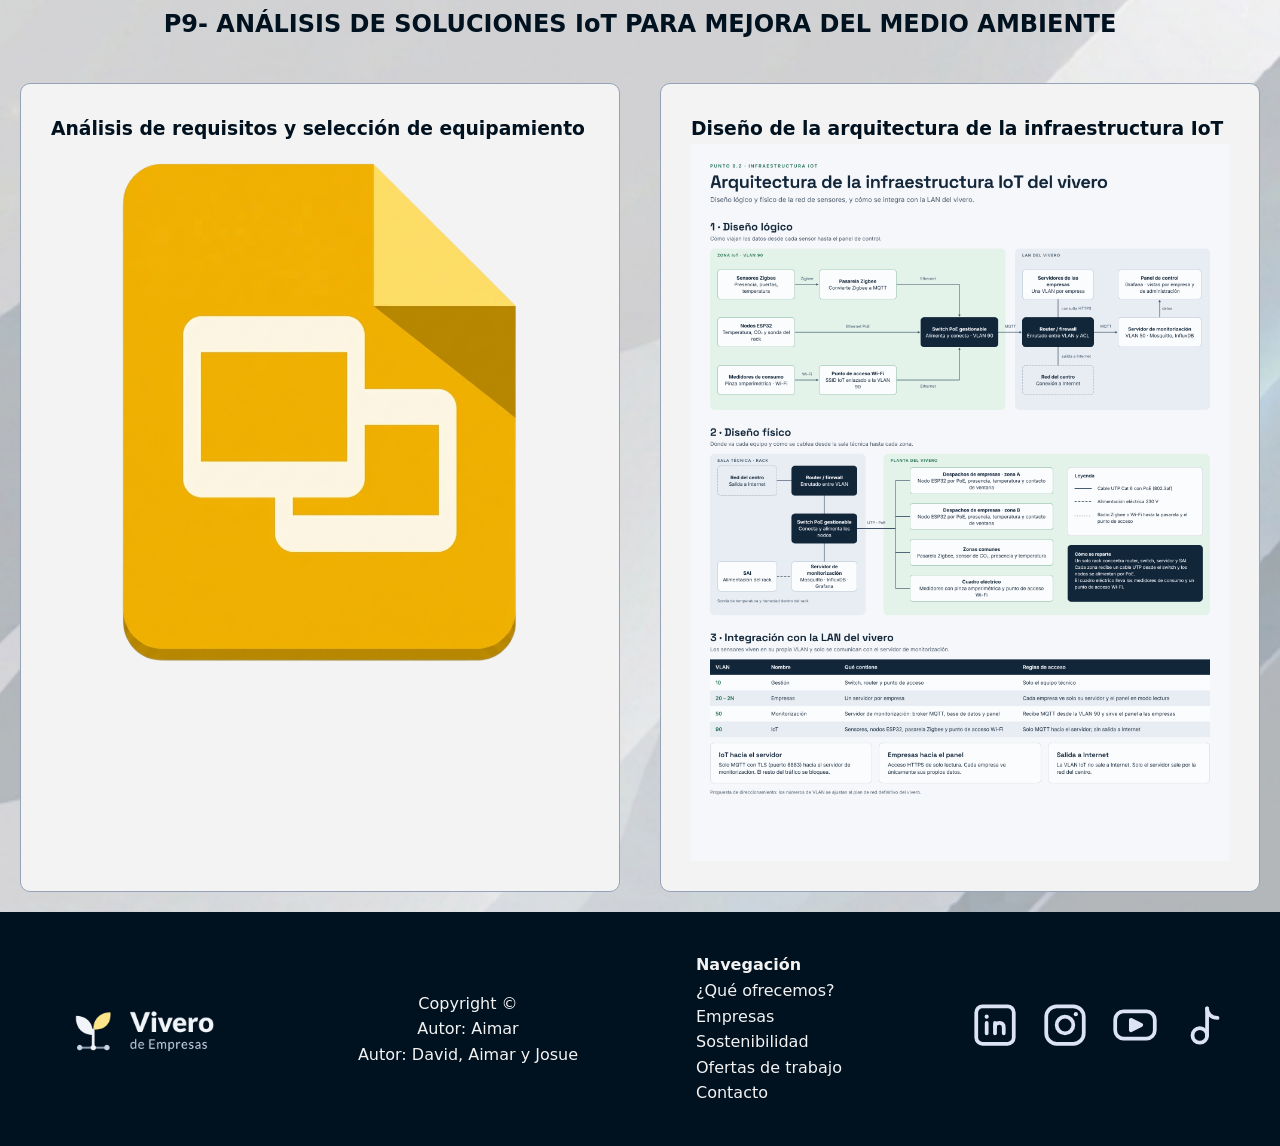
<file: Sostenibilidad/index.html>
<!DOCTYPE html>
<html lang="es">

<head>
    <meta charset="UTF-8">
    <title>Sostenibilidad</title>
    <link rel="stylesheet" href="Styles/style.css">
</head>

<body>
    <header>
        <div>
            <img src="img/logo-vivero-transparente.png" alt="Logo del Vivero">
            <nav>
                <ul>
                    <li><a href="../index.html">¿Qué ofrecemos?</a></li>
                    <li><a href="../Empresas/index.html">Empresas</a></li>
                    <li><a href="#">Sostenibilidad</a></li>
                    <li><a href="../Ofertas de Trabajo/index.html">Ofertas de trabajo</a></li>
                    <li><a href="../Contacto/index.html" class="contacto">Contacto</a></li>
                </ul>
            </nav>
        </div>
    </header>
    <main>
        <h2>P8- PROPUESTAS MEJORA SOSTENIBILIDAD DEL VIVERO</h2>
        <article class="p8">
            <section class="p8.1">
                <h3>Propuesta de mejora</h3>
                <p>Este informe propone soluciones que la sociedad puede adoptar para cambiar hábitos cotidianos y
                    reducir las emisiones de gases de efecto invernadero (GEI). Forma parte de la línea de
                    sostenibilidad del
                    Vivero de Empresas, que quiere ser un agente de divulgación y ejemplo hacia su entorno.</p><br>
                <table>
                    <thead>
                        <tr>
                            <th>Prioridad</th>
                            <th>Ámbito</th>
                            <th>Por qué pesa</th>
                            <th>Qué hacer</th>
                        </tr>
                    </thead>
                    <tbody>
                        <tr>
                            <td>1</td>
                            <td>Movilidad</td>
                            <td>Quemar combustible emite CO₂ a diario</td>
                            <td>Caminar, bici y transporte público; coche compartido o eléctrico; tren en lugar de avión
                                en
                                trayectos cortos</td>
                        </tr>
                        <tr>
                            <td>2</td>
                            <td>Energía en el hogar</td>
                            <td>Calefacción y refrigeración son los mayores consumos</td>
                            <td>Aislar la vivienda, bomba de calor, electricidad renovable o autoconsumo solar, 20 °C en
                                invierno y 25 °C en verano</td>
                        </tr>
                        <tr>
                            <td>3</td>
                            <td>Alimentación</td>
                            <td>La ganadería emite metano y óxido nitroso, y lo que se tira desperdicia esas emisiones
                            </td>
                            <td>Menos carne roja, más legumbres, producto local y de temporada, planificar compras y
                                compostar</td>
                        </tr>
                        <tr>
                            <td>4</td>
                            <td>Consumo y residuos</td>
                            <td>Fabricar y transportar objetos emite CO₂, y los residuos orgánicos en vertedero emiten
                                metano</td>
                            <td>Comprar menos, reparar, segunda mano, separar el orgánico</td>
                        </tr>
                    </tbody>
                </table>
                <div class="botones">
                    <a href="../PDFs/P8.1.pdf" target="_blank" class="ver-doc">Ver
                        Documento</a>
                    <a href="../PDFs/P8.1.pdf" class="descargar-pdf">Descargar PDF</a>
                </div>
            </section>
            <section class="p8.2">
                <h3>Análisis de soluciones IoT</h3>
                <p>Este informe recoge propuestas de sostenibilidad que las empresas del vivero pueden aplicar para
                    reducir su huella de carbono, ahorrar costes y mejorar su imagen ante clientes y administraciones.
                    Parte de las medidas de hábitos del informe 1 y las adapta al contexto empresarial.</p><br>
                <table>
                    <thead>
                        <tr>
                            <th>Prioridad</th>
                            <th>Ámbito</th>
                            <th>Alcance</th>
                            <th>Qué hacer</th>
                        </tr>
                    </thead>
                    <tbody>
                        <tr>
                            <td>1</td>
                            <td>Energía de oficinas y naves</td>
                            <td>2</td>
                            <td>Iluminación LED, climatización eficiente, autoconsumo solar compartido por el vivero y
                                electricidad renovable con garantía de origen</td>
                        </tr>
                        <tr>
                            <td>2</td>
                            <td>Movilidad de empleados y logística</td>
                            <td>1 y 3</td>
                            <td>Plan de movilidad, coche compartido, bici y transporte público, flota eléctrica, tren y
                                videoconferencia en lugar de avión</td>
                        </tr>
                        <tr>
                            <td>3</td>
                            <td>Compras y proveedores</td>
                            <td>3</td>
                            <td>Criterios ambientales, proveedores locales y compra conjunta entre empresas del vivero
                            </td>
                        </tr>
                        <tr>
                            <td>4</td>
                            <td>Infraestructura informática</td>
                            <td>2</td>
                            <td>Servidores dimensionados a la necesidad real, virtualización, sala técnica con energía
                                renovable y equipos con vida útil más larga</td>
                        </tr>
                        <tr>
                            <td>5</td>
                            <td>Residuos</td>
                            <td>3</td>
                            <td>Separación en origen, reutilización de mobiliario y equipos y gestor autorizado para
                                residuos peligrosos y electrónicos</td>
                        </tr>
                    </tbody>
                </table>
                <div class="botones">
                    <a href="../PDFs/P8.2.pdf" target="_blank" class="ver-doc">Ver
                        Documento</a>
                    <a href="#" class="descargar-pdf">Descargar PDF</a>
                </div>
            </section>
        </article>
        <h2>P9- ANÁLISIS DE SOLUCIONES IoT PARA MEJORA DEL MEDIO AMBIENTE</h2>
        <article class="p9">
            <section class="p9.1">
                <h3>Análisis de requisitos y selección de equipamiento</h3>
                <a
                    href="https://docs.google.com/presentation/d/1addrAB01-Slp59uqic4LuAnA0VwePG8O/edit?usp=sharing&ouid=107236883364557862730&rtpof=true&sd=true">
                    <img src="img/presentacion.png" alt="Presentación"></a>
            </section>
            <section class="p9.2">
                <h3>Diseño de la arquitectura de la infraestructura IoT</h3>
                    <img src="img/Infografía.png" alt="Infografía">
            </section>
        </article>
    </main>
    <footer>
        <img src="img/logo-vivero-transparente.png" alt="Logo Vivero">
        <div>
            <p>Copyright ©</p>
            <p>Autor: Aimar</p>
            <p>Autor: David, Aimar y Josue</p>
        </div>
        <nav>
            <strong>Navegación</strong>
            <ul>
                <li><a href="../index.html">¿Qué ofrecemos?</a></li>
                <li><a href="../Empresas/index.html">Empresas</a></li>
                <li><a href="#">Sostenibilidad</a></li>
                <li><a href="../Ofertas de Trabajo/index.html">Ofertas de trabajo</a></li>
                <li><a href="../Contacto/index.html" class="contacto">Contacto</a></li>
            </ul>
        </nav>
        <ul>
            <li><a href="#"><img src="img/linkedin.svg" alt="Linkedin"></a></li>
            <li><a href="#"><img src="img/instagram.svg" alt="Instagram"></a></li>
            <li><a href="#"><img src="img/youtube.svg" alt="YouTube"></a></li>
            <li><a href="#"><img src="img/tiktok.svg" alt="TikTok"></a></li>
        </ul>
    </footer>
</body>
</file>
<file: Styles/style.css>
:root {
    --azul-noche: #00111F;
    --gris-claro: #F1F5F9;
    --gris-medio: #CBD5E1;
    --pizarra: #334155;
    --ambar: #FDE68A;
    --blanco: #F3F3F3;
    --gris-panel: #E2E8F0;
    --gris-deco: #94A3B8;
}

* {
    padding: 0;
    margin: 0;
    box-sizing: border-box;
    font-family: system-ui, sans-serif;
}

html{
    scroll-behavior: smooth;
}

body{
    background-image: url(../img/fondo-clarito.png);
    background-size: cover;
    background-position: center;
    background-repeat: no-repeat;
    line-height: 1.6;
}

/* HEADER */
header {
    background-color: var(--azul-noche);
    color: var(--blanco);
    padding: 0 10px;
    position: sticky;
    top: 0;
    z-index: 100;
}

header div {
    display: flex;
    justify-content: space-between;
    align-items: center;
}

header img {
    width: 200px;
}

header nav ul {
    display: flex;
    list-style: none;
    align-items: center;
}

header nav ul li{
    margin: 0 10px;
}

header nav ul li a{
    text-decoration: none;
    color: var(--blanco);
    font-weight: 500;
    padding-bottom: 10px;
    border-bottom: 3px solid transparent;
    transition: border-color 0.2s ease;
}

header nav li a:hover{
    border-bottom: 3px solid var(--blanco);
}

header nav ul li a.active {
    border-bottom-color: var(--blanco);
}

header nav ul li a.contacto {
    padding: 12px 24px;
    border: 3px solid var(--blanco);
    border-radius: 50px;
    font-size: 16px;
    transition: background-color, 0,2;
}

header nav ul li a.contacto:hover{
    background-color: var(--pizarra)
}

/* BANNER */

.banner{
    display: flex;
    flex-direction: column;
    justify-content: center;
    background-image: url("../img/banner.png");
    background-size: cover;
    background-position: center;
    background-repeat: no-repeat;
    width: 100%;
    height: 500px;
    box-shadow: inset 0 0 0 1000px rgba(0, 0, 0, 0.3);
    padding: 50px;
}

.banner-texto{
    max-width: 600px;
    background-color: rgba(0, 17, 31, 0.5);
    padding: 20px;
    border-radius: 10px;
}

.banner h1{
    font-size: 50px;
    color: var(--blanco);
    margin-bottom: 50px;
}

.banner p{
    font-size: 20px;
    color: var(--gris-claro);
    margin-bottom: 20px;
    font-weight: bold;
}

.banner img{
    padding-left: 50px;
    width: auto;
}

/* MAIN */
main{
    background-image: url(../img/fondo-clarito.png);
    background-size: cover;
    background-position: center;
    background-repeat: no-repeat;
}

main article {
    display: grid;
    grid-template-columns: 1fr 1fr 1fr;
    gap: 25px;
    padding: 40px;
    align-items: stretch;
}


/* ESTILOS GENERALES DE LAS SECTION */

main article section {
    display: flex;
    flex-direction: column;
    border: 1px solid var(--gris-deco);
    padding: 30px;
    margin: 0;
    border-radius: 10px;
}

main article section ul {
    list-style: none;
}

main article section ul li {
    margin: 10px 0;
    font-size: 18px;
}

main article section ul li a {
    text-decoration: none;
    color: #00111F;
}

main article section ul li a span {
    text-decoration: none;
    color: #00111F;
    border-bottom: 1px solid;
}

main article section h2 {
    font-size: 30px;
    color: var(--azul-noche);
    margin-bottom: 12px;
}

main article section p {
    font-size: 18px;
    color: #00111F;
}


/* SECTION RED */

main article section.red {
    grid-column: 1 / 3;
    background-color: var(--blanco);
    display: flex;
    justify-content: space-between;
    padding: 30px;
}

main article section.red div {
    display: flex;
    flex-direction: column;
    flex: 1;
}

main article section.red ul {
    margin-top: auto;
}

.zoom-contenedor{
    text-align: center;
}

.zoom-contenedor input {
  display: none;
}

.zoom-contenedor img {
  max-width: 100%;
  max-height: 100%;
  width: 600px;
  cursor: zoom-in;
  transition: transform 0.3s ease;
}

.zoom-contenedor input:checked + img {
  transform: scale(2);
  cursor: zoom-out;
  position: relative;
  z-index: 99;
}

/* SECTION EQUIPAMIENTO */

main article section.equipamiento {
    grid-column: 3 / 4;
    background-color: var(--blanco);
}

main article section.equipamiento div {
    display: flex;
    flex-direction: column;
    flex: 1;
}

main article section.equipamiento ul {
    margin-top: auto;
}

main article section.equipamiento img {
    flex: 2;
    min-width: 0;
    height: 220px;
    object-fit: cover;
    border-radius: 10px;
}

/* SECTION SERVICIOS */

main article section.servicios {
    grid-column: 1 / 2;
    background-color: var(--blanco)
}

main article section.servicios div {
    display: flex;
    flex-direction: column;
    flex: 1;
}

main article section.servicios ul {
    margin-top: auto;
}

main article section.servicios img {
    flex: 2;
    width: 60%;
    align-self: center;
    object-fit: cover;
    padding-bottom: 10px;
    border-radius: 10px;
}


/* SECTION INCIDENCIAS */

main article section.incidencias {
    grid-column: 2 / 4;
    background-color: var(--ambar);
}

main article section.incidencias div ul {
    margin-top: auto;
}

main article section.incidencias p {
    margin-bottom: 12px;
}

main article section.incidencias ul.incidencias-lista {
    border-bottom: 1px solid rgba(0,17,31,0.25);
}

main article section.incidencias ul.incidencias-lista li {
    display: flex;
    align-items: center;
    gap: 16px;
    margin: 0;
    padding: 4px 0;
    border-top: 1px solid rgba(0,17,31,0.25);
}

main article section.incidencias ul.incidencias-lista li span.fecha {
    min-width: 92px;
}

main article section.incidencias ul.incidencias-lista li a {
    flex: 1;
    display: flex;
    align-items: center;
    justify-content: space-between;
    min-height: 44px;
}

main article section.incidencias ul.incidencias-lista li a span.flecha {
    font-size: 28px;
    line-height: 1;
    border-bottom: none;
}

/*SECTION AWS*/
main article section.AWS {
    grid-column: 1 / 4;
    background-color: var(--blanco);
    display: flex;
    flex-direction: row;
    gap: 30px; 
    padding: 30px;
}

main article section.AWS div {
    display: flex;
    flex-direction: column;
    flex: 1;
}

main article section.AWS ul {
    margin-top: auto;
}

main article section.AWS img {
    flex: 2;
    min-width: 0;
    width: 100%;
    object-fit: contain;
    border-radius: 10px;
}

/* SECTION DETALLES */

main article section#detalles {
    grid-column: 1 / 4;
    background-color: var(--blanco);
}

main article section#detalles li.barra{
    border-top: 1px solid rgba(0,17,31,0.25);
}

main article section#detalles li{
    display: flex;
    align-items: center;
    text-align: left;
    border-bottom: 1px solid rgba(0,17,31,0.25);
    padding: 20px 0px;
}

main article section#detalles li div{
    margin-right: 50px;
    max-width: 1200px;
}

main article section#detalles a.ver-documento{
    background-color: var(--azul-noche);
    color: var(--blanco);
    width: 220px;
    padding: 10px 20px;
    margin-right: 25px;
    border-radius: 10px;
    text-align: center;
    border: 2px solid var(--azul-noche);
    transition: background-color 0.2s, transform 0.2s;
}   

main article section#detalles a.descargar-pdf{
    background-color: var(--blanco);
    color: var(--azul-noche);
    width: 220px;
    padding: 10px 20px;
    border-radius: 10px;
    text-align: center;
    border: 2px solid var(--azul-noche);
    font-weight: bold;
    transition: background-color 0.2s, transform 0.2s;
}

main article section#detalles li a.ver-documento:hover{
    background-color: var(--pizarra);
    transform: translateY(-5px);
}
  
main article section#detalles li a.descargar-pdf:hover{
    background-color: var(--gris-medio);
    transform: translateY(-5px);
}

main article section#detalles h2{
    color: var(--azul-noche);
}
main article section#detalles b{
    font-size: 20px;
    color: var(--azul-noche);
    margin-bottom: 10px;
}

main article section#detalles p{
    font-size: 16px;
    color: var(--pizarra);
    margin-bottom: 10px;
}

/* FOOTER */
footer{
    background-color: var(--azul-noche);
    color: var(--blanco);
    display: flex;
    justify-content: space-between;
    align-items: center;
    padding: 40px;
}

footer img{
    width: 200px;
}

footer div{
    text-align: center
}
footer nav ul{
    display: flex;
    flex-direction: column;
    align-items: flex-start;
}

footer nav a{
    transition: color 0.2s;   
}

footer nav a:hover{
    color: var(--gris-deco);
}

footer ul{
    list-style: none;
    display: flex;
    justify-content: center;
    align-items: center;
}

footer ul img{
    width: 50px;
    margin: 0 10px;
}

footer a{
    text-decoration: none;
    color: var(--blanco);
}
</file>
<file: Contacto/Styles/style.css>
:root {
    --azul-noche: #00111F;
    --gris-claro: #F1F5F9;
    --gris-medio: #CBD5E1;
    --pizarra: #334155;
    --ambar: #FDE68A;
    --blanco: #F3F3F3;
    --gris-panel: #E2E8F0;
    --gris-deco: #94A3B8;
}

* {
    padding: 0;
    margin: 0;
    box-sizing: border-box;
    font-family: system-ui, sans-serif;
}

html{
    scroll-behavior: smooth;
}

body{
    background-image: url(../img/fondo-clarito.png);
    background-size: cover;
    background-position: center;
    background-repeat: no-repeat;
    line-height: 1.6;
}

/* HEADER */
header {
    background-color: var(--azul-noche);
    color: var(--blanco);
    padding: 0 10px;
    position: sticky;
    top: 0;
}

header div {
    display: flex;
    justify-content: space-between;
    align-items: center;
}

header img {
    width: 200px;
}

header nav ul {
    display: flex;
    list-style: none;
    align-items: center;
}

header nav ul li{
    margin: 0 10px;
}

header nav ul li a{
    text-decoration: none;
    color: var(--blanco);
    font-weight: 500;
    padding-bottom: 10px;
    border-bottom: 3px solid transparent;
    transition: border-color 0.2s ease;
}

header nav li a:hover{
    border-bottom: 3px solid var(--blanco);
}

header nav ul li a.active {
    border-bottom-color: var(--blanco);
}

header nav ul li a.contacto {
    padding: 12px 24px;
    border: 3px solid var(--blanco);
    border-radius: 50px;
    font-size: 16px;
    transition: background-color, 0,2;
}

header nav ul li a.contacto:hover{
    background-color: var(--pizarra)
}

/* FORMULARIO */
.formulario{
    max-width: 800px;
    margin: 20px auto;
    background-color: var(--blanco);
    padding: 40px;
    border-radius: 12px;
    box-shadow: var(--gris-deco);
}

fieldset{
    border: none;
    margin-bottom: 10px;
}

legend{
    font-size: 1.2rem;
    font-weight: 700;
    color: var(--azul-noche);
    padding-bottom: 5px;
    margin-bottom: 20px;
    border-bottom: 2px solid var(--gris-deco);
    width: 100%;
}

form .fila{
    display: flex;
    gap: 20px
}

form .fila .campo{
    flex: 1;
}

.campo{
    display: flex;
    flex-direction: column;
    margin-bottom: 20px;
}

.campo label{
    font-weight: 600;
    font-size: 0.9rem;
    margin-bottom: 6px;
}

.campoNormal{
    width: 100%;
    padding: 12px 14px;
    border: 1px solid var(--gris-deco);
    border-radius: 8px;
    font-size: 1rem;
    background-color: #fafafa;
}

textarea{
    resize: vertical;
}

.opciones{
    display: flex;
    flex-wrap: wrap;
    gap: 12px;
}

.opcion{
    display: flex;
    align-items: center;
    gap: 8px;
    padding: 8px 16px;
    border: 1px solid var(--gris-deco);
    border-radius: 50px;
    cursor: pointer;
    font-weight: 500;
    font-size: 0.95rem;
}

fieldset label.opcio-legal{
    border: none;
}

.opcion:hover{
    border-color: var(--azul-noche);
}

input[type="color"]{
    width: 70px;
    height: 45px;
    border: 1px solid var(--gris-deco);
    border-radius: 8px;
    cursor: pointer;
    padding: 3px;
}

input[type="file"]{
    padding: 10px;
    border: 2px dashed var(--gris-deco);
    border-radius: 8px;
    cursor: pointer;
}

.botones{
    display: flex;
    justify-content: flex-end;
    gap: 15px;
    margin-top: 20px;
}

.botones button{
    border: 1px solid var(--azul-noche);
    border-radius: 10px;
    padding: 10px;
    color: var(--blanco);
    background-color: var(--azul-noche);
}

.botones button:hover{
    background-color: var(--pizarra);
    cursor: pointer;
}

/* FOOTER */
footer{
    background-color: var(--azul-noche);
    color: var(--blanco);
    display: flex;
    justify-content: space-between;
    align-items: center;
    padding: 40px;
}

footer img{
    width: 200px;
}

footer div{
    text-align: center
}
footer nav ul{
    display: flex;
    flex-direction: column;
    align-items: flex-start;
}

footer nav a{
    transition: color 0.2s;   
}

footer nav a:hover{
    color: var(--gris-deco);
}

footer ul{
    list-style: none;
    display: flex;
    justify-content: center;
    align-items: center;
}

footer ul img{
    width: 50px;
    margin: 0 10px;
}

footer a{
    text-decoration: none;
    color: var(--blanco);
}
</file>
<file: Empresas/Styles/style.css>
:root {
    --azul-noche: #00111F;
    --gris-claro: #F1F5F9;
    --gris-medio: #CBD5E1;
    --pizarra: #334155;
    --ambar: #FDE68A;
    --blanco: #F3F3F3;
    --gris-panel: #E2E8F0;
    --gris-deco: #94A3B8;
}

* {
    padding: 0;
    margin: 0;
    box-sizing: border-box;
    font-family: system-ui, sans-serif;
}

html{
    scroll-behavior: smooth;
}

body{
    background-image: url(../img/fondo-clarito.png);
    background-size: cover;
    background-position: center;
    background-repeat: no-repeat;
    line-height: 1.6;
}

/* HEADER */
header {
    background-color: var(--azul-noche);
    color: var(--blanco);
    padding: 0 10px;
    position: sticky;
    top: 0;
    z-index: 100;
}

header div {
    display: flex;
    justify-content: space-between;
    align-items: center;
}

header img {
    width: 200px;
}

header nav ul {
    display: flex;
    list-style: none;
    align-items: center;
}

header nav ul li{
    margin: 0 10px;
}

header nav ul li a{
    text-decoration: none;
    color: var(--blanco);
    font-weight: 500;
    padding-bottom: 10px;
    border-bottom: 3px solid transparent;
    transition: border-color 0.2s ease;
}

header nav li a:hover{
    border-bottom: 3px solid var(--blanco);
}

header nav ul li a.active {
    border-bottom-color: var(--blanco);
}

header nav ul li a.contacto {
    padding: 12px 24px;
    border: 3px solid var(--blanco);
    border-radius: 50px;
    font-size: 16px;
    transition: background-color, 0,2;
}

header nav ul li a.contacto:hover{
    background-color: var(--pizarra)
}

/* MAIN */
section.junto{
    display: flex;
    flex: 1;
    justify-content: space-between;
}

section.junto img{
    display: block;
    width: 100%;
    max-width: 100%;
    height: auto;
    margin: 0 auto;
}

section.separado{
    text-align: center;
    padding: 30px;
    margin: 0;
    border-radius: 10px;
}

article.tarjeta{
    flex: 1;
    min-width: 0;
    background-color: var(--blanco);
    margin: 20px;
    border: 1px solid var(--gris-deco);
    border-radius: 10px;
    padding: 30px;
}

.tarjeta ul{
    list-style: none;
    text-align: end;
    margin-top: auto;
}

.tarjeta ul li a{
    text-decoration: none;
    color: var(--azul-noche);
}

.tarjeta ul li a span{
    text-decoration: none;
    color: var(--azul-noche);
    border-bottom: 1px solid;
}

/* TABLE */
table{
    width: 100%;
    border-radius: 10px;
    border-spacing: 0;
    overflow: hidden;
    background-color: white;
    box-shadow: 0 4px 20px rgba(0,0,0,0.08);
}

th{
    background-color: var(--azul-noche);
    color: var(--blanco);
    padding: 10px;
}

td{
    padding: 10px;
    border-bottom: 1px solid var(--gris-deco);
}

td a{
    text-decoration: none;
    color: black;
}

td.num{
    font-weight: bold;
}

tbody tr:nth-child(even){
    background-color: var(--gris-claro);
}

tbody tr:hover{
    background-color: var(--gris-medio);
}

/* FOOTER */
footer{
    background-color: var(--azul-noche);
    color: var(--blanco);
    display: flex;
    justify-content: space-between;
    align-items: center;
    padding: 40px;
}

footer img{
    width: 200px;
}

footer div{
    text-align: center
}
footer nav ul{
    display: flex;
    flex-direction: column;
    align-items: flex-start;
}

footer nav a{
    transition: color 0.2s;   
}

footer nav a:hover{
    color: var(--gris-deco);
}

footer ul{
    list-style: none;
    display: flex;
    justify-content: center;
    align-items: center;
}

footer ul img{
    width: 50px;
    margin: 0 10px;
}

footer a{
    text-decoration: none;
    color: var(--blanco);
}
</file>
<file: Ofertas de Trabajo/Styles/style.css>
:root {
    --azul-noche: #00111F;
    --gris-claro: #F1F5F9;
    --gris-medio: #CBD5E1;
    --pizarra: #334155;
    --ambar: #FDE68A;
    --blanco: #F3F3F3;
    --gris-panel: #E2E8F0;
    --gris-deco: #94A3B8;
}

* {
    padding: 0;
    margin: 0;
    box-sizing: border-box;
    font-family: system-ui, sans-serif;
}

html{
    scroll-behavior: smooth;
}

body{
    background-image: url(../img/fondo-clarito.png);
    background-size: cover;
    background-position: center;
    background-repeat: no-repeat;
    line-height: 1.6;
}

/* HEADER */
header {
    background-color: var(--azul-noche);
    color: var(--blanco);
    padding: 0 10px;
    position: sticky;
    top: 0;
    z-index: 100;
}

header div {
    display: flex;
    justify-content: space-between;
    align-items: center;
}

header img {
    width: 200px;
}

header nav ul {
    display: flex;
    list-style: none;
    align-items: center;
}

header nav ul li{
    margin: 0 10px;
}

header nav ul li a{
    text-decoration: none;
    color: var(--blanco);
    font-weight: 500;
    padding-bottom: 10px;
    border-bottom: 3px solid transparent;
    transition: border-color 0.2s ease;
}

header nav li a:hover{
    border-bottom: 3px solid var(--blanco);
}

header nav ul li a.active {
    border-bottom-color: var(--blanco);
}

header nav ul li a.contacto {
    padding: 12px 24px;
    border: 3px solid var(--blanco);
    border-radius: 50px;
    font-size: 16px;
    transition: background-color, 0,2;
}

header nav ul li a.contacto:hover{
    background-color: var(--pizarra)
}

/* MAIN */

main div.contenido{
    background-color: var(--blanco);
    align-items: center;
    gap: 40px;
    padding: 30px 40px;
    border-radius: 10px;
    margin: 30px 30px;
    border: 1px solid var(--gris-deco);
}

main div.resumen{
    margin-bottom: 10px;
}

main div.resumen p{
    margin-top: 10px;
    text-align: left;
}

main nav.pdf ul li{
    display: flex;
    gap: 12px;
}

main nav.pdf li a{
    text-decoration: none;
    background-color: var(--azul-noche);
    color: white;
    padding: 10px 18px;
    border-radius: 10px;
    border: 1px solid var(--gris-deco);
}

main nav ul{
    display: flex;
    list-style: none;
    gap: 20px;
}

main nav ul li a{
  text-decoration: none;
}

main nav ul li a:hover{
    background-color: var(--pizarra);
    transform: translateY(-5px);
  
}

main section{
    display: grid;
    grid-template-columns: repeat(2, 1fr);
    gap: 25px;
    margin: 30px;
}

main section article{
    background-color: var(--blanco);
    display: flex;
    flex-direction: column;
    border: 1px solid var(--gris-deco);
    padding: 30px;
    margin: 0;
    border-radius: 10px;
}

main section article a{
    text-decoration: none;
    color: #00111F;
    border-bottom: 1px solid;
}

main section article b:hover{
    transform: scale(1.2);
    transition: transform 0.3s ease;
    transform-origin: left center;
}

main section article p{
    margin-bottom: 15px;
}

main section.videos{
    display: grid;
    grid-template-columns: repeat(3, 1fr); 
    gap: 25px;
    margin: 30px;
}

main section.videos article{
    align-items: center;
}

main section.videos article h2{
    border-bottom: 1px solid var(--gris-deco);
    margin-bottom: 25px;
}

main section.videos article a{
    align-self: center;
    border-bottom: none;
    background-color: var(--azul-noche);
    color: var(--blanco);
    padding: 10px 18px;
    border-radius: 10px;
}

main section.videos article a:hover{
    background-color: var(--pizarra);
    transform: translateY(-5px);
}




/* FOOTER */
footer{
    background-color: var(--azul-noche);
    color: var(--blanco);
    display: flex;
    justify-content: space-between;
    align-items: center;
    padding: 40px;
}

footer img{
    width: 200px;
}

footer div{
    text-align: center
}
footer nav ul{
    display: flex;
    flex-direction: column;
    align-items: flex-start;
}

footer nav a{
    transition: color 0.2s;   
}

footer nav a:hover{
    color: var(--gris-deco);
}

footer ul{
    list-style: none;
    display: flex;
    justify-content: center;
    align-items: center;
}

footer ul img{
    width: 50px;
    margin: 0 10px;
}

footer a{
    text-decoration: none;
    color: var(--blanco);
}
</file>
<file: Sostenibilidad/Styles/style.css>
:root {
    --azul-noche: #00111F;
    --gris-claro: #F1F5F9;
    --gris-medio: #CBD5E1;
    --pizarra: #334155;
    --ambar: #FDE68A;
    --blanco: #F3F3F3;
    --gris-panel: #E2E8F0;
    --gris-deco: #94A3B8;
}

* {
    padding: 0;
    margin: 0;
    box-sizing: border-box;
    font-family: system-ui, sans-serif;
}

html{
    scroll-behavior: smooth;
}

body{
    background-image: url(../img/fondo-clarito.png);
    color: var(--azul-noche);
    background-size: cover;
    background-position: center;
    background-repeat: no-repeat;
    line-height: 1.6;
}

/* HEADER */
header {
    background-color: var(--azul-noche);
    color: var(--blanco);
    padding: 0 10px;
    position: sticky;
    top: 0;
}

header div {
    display: flex;
    justify-content: space-between;
    align-items: center;
}

header img {
    width: 200px;
}

header nav ul {
    display: flex;
    list-style: none;
    align-items: center;
}

header nav ul li{
    margin: 0 10px;
}

header nav ul li a{
    text-decoration: none;
    color: var(--blanco);
    font-weight: 500;
    padding-bottom: 10px;
    border-bottom: 3px solid transparent;
    transition: border-color 0.2s ease;
}

header nav li a:hover{
    border-bottom: 3px solid var(--blanco);
}

header nav ul li a.active {
    border-bottom-color: var(--blanco);
}

header nav ul li a.contacto {
    padding: 12px 24px;
    border: 3px solid var(--blanco);
    border-radius: 50px;
    font-size: 16px;
    transition: background-color, 0,2;
}

header nav ul li a.contacto:hover{
    background-color: var(--pizarra)
}

/* MAIN */
article{
    display: flex;
    flex: 1;
    justify-content: space-between;
}

article section{
    flex: 1;
    min-width: 0;
    background-color: var(--blanco);
    margin: 20px;
    border: 1px solid var(--gris-deco);
    border-radius: 10px;
    padding: 30px;
}

h2{
    margin: 20px 0;
    text-align: center;
}

/* SECTION1 */
table{
    width: 100%;
    border-radius: 10px;
    border-spacing: 0;
    overflow: hidden;
    background-color: white;
    box-shadow: 0 4px 20px rgba(0,0,0,0.08);
}

th{
    background-color: var(--azul-noche);
    color: var(--blanco);
    padding: 10px;
}

td{
    padding: 10px;
    border-bottom: 1px solid var(--gris-deco);
}

tbody tr:nth-child(even){
    background-color: var(--gris-claro);
}

tbody tr:hover{
    background-color: var(--gris-medio);
}

/* SECTION2 */
article section img{
    display: block;
    width: 100%;
    max-width: 100%;
    height: auto;
    margin: 0 auto;
}

/* BOTONES */
.botones{
   display: flex;
   justify-content: flex-end;
   gap: 15px;
   margin-top: 30px;
}

.botones a.ver-doc{
    background-color: var(--azul-noche);
    color: var(--blanco);
    text-decoration: none;
    padding: 10px 20px;
    margin-right: 25px;
    border-radius: 10px;
    text-align: center;
    border: 2px solid var(--azul-noche);
    transition: background-color 0.2s, transform 0.2s;

}

.botones a.descargar-pdf{
    background-color: var(--blanco);
    color: var(--azul-noche);
    text-decoration: none;
    padding: 10px 20px;
    border-radius: 10px;
    text-align: center;
    border: 2px solid var(--azul-noche);
    font-weight: bold;
    transition: background-color 0.2s, transform 0.2s;
}

.botones a.ver-doc:hover{
    background-color: var(--pizarra);
    transform: translateY(-5px);
}
  
.botones a.descargar-pdf:hover{
    background-color: var(--gris-medio);
    transform: translateY(-5px);
}

/* FOOTER */
footer{
    background-color: var(--azul-noche);
    color: var(--blanco);
    display: flex;
    justify-content: space-between;
    align-items: center;
    padding: 40px;
}

footer img{
    width: 200px;
}

footer div{
    text-align: center
}
footer nav ul{
    display: flex;
    flex-direction: column;
    align-items: flex-start;
}

footer nav a{
    transition: color 0.2s;   
}

footer nav a:hover{
    color: var(--gris-deco);
}

footer ul{
    list-style: none;
    display: flex;
    justify-content: center;
    align-items: center;
}

footer ul img{
    width: 50px;
    margin: 0 10px;
}

footer a{
    text-decoration: none;
    color: var(--blanco);
}
</file>
